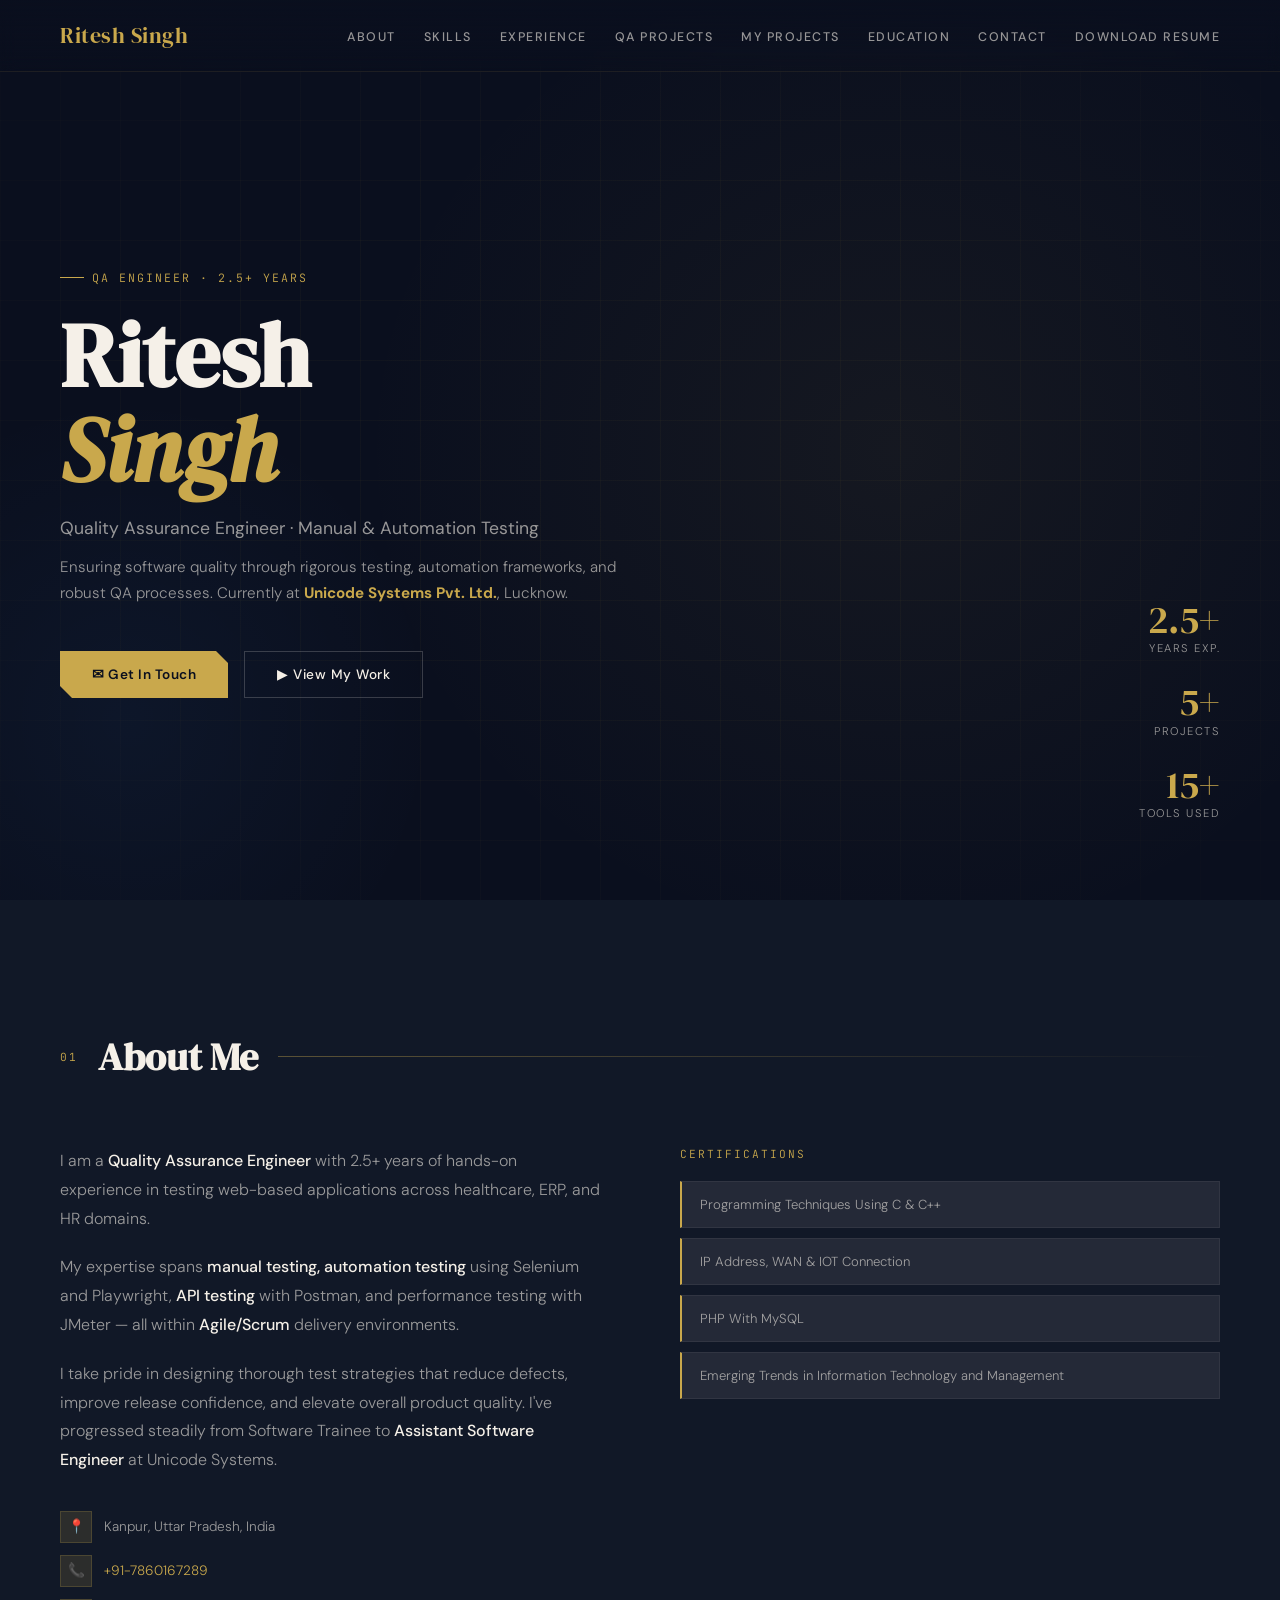
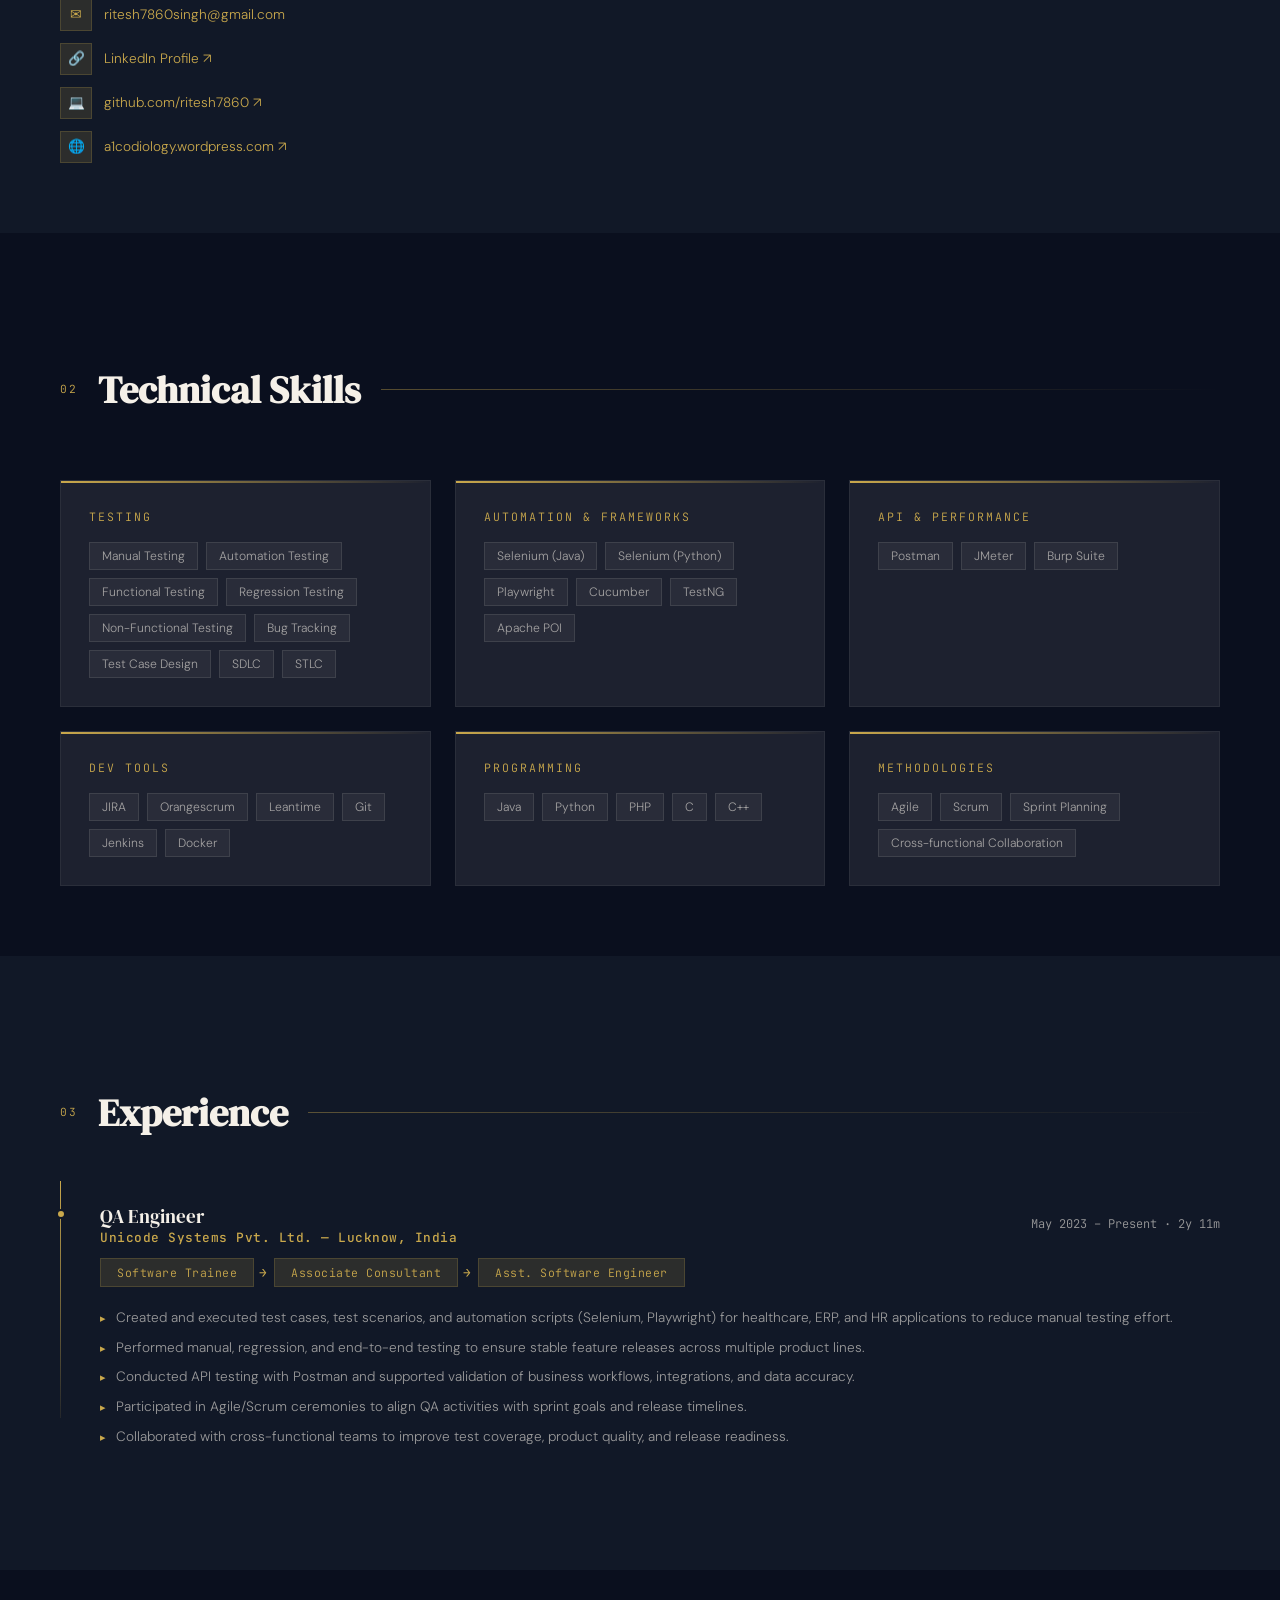
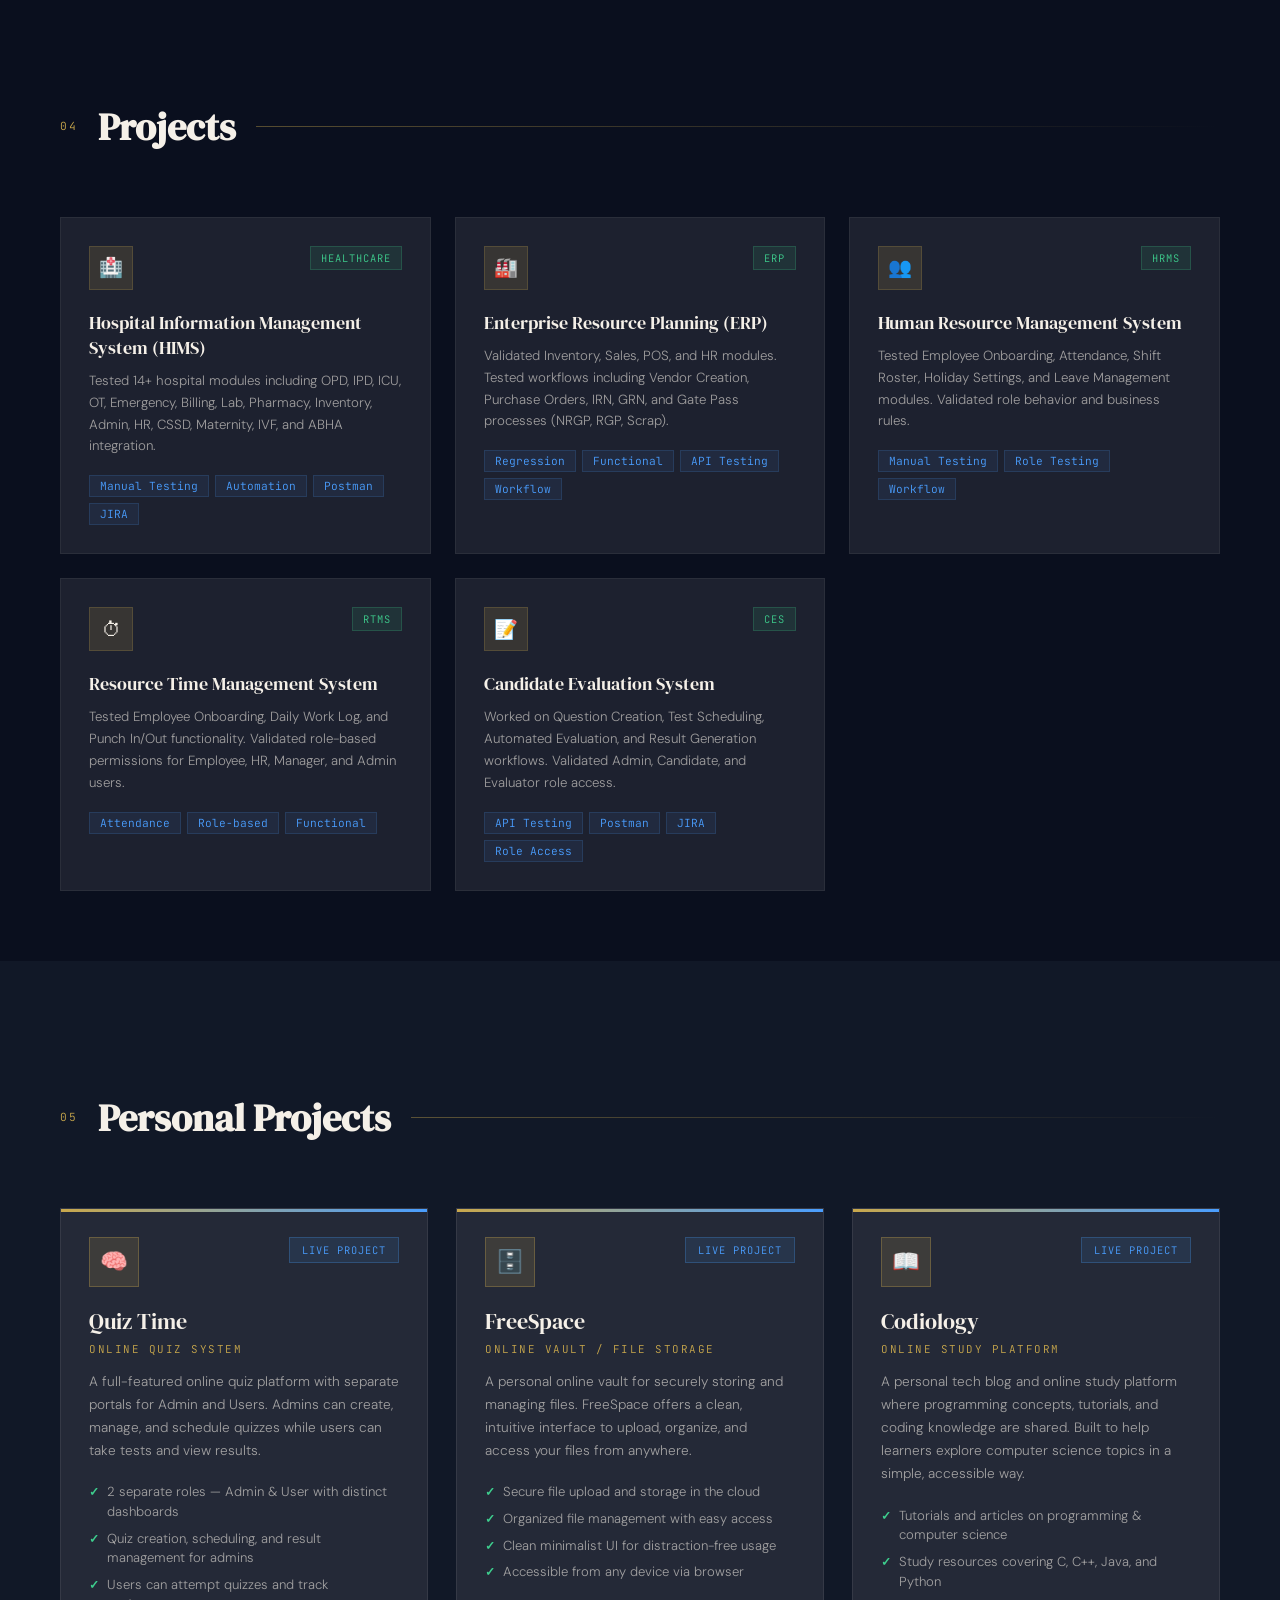
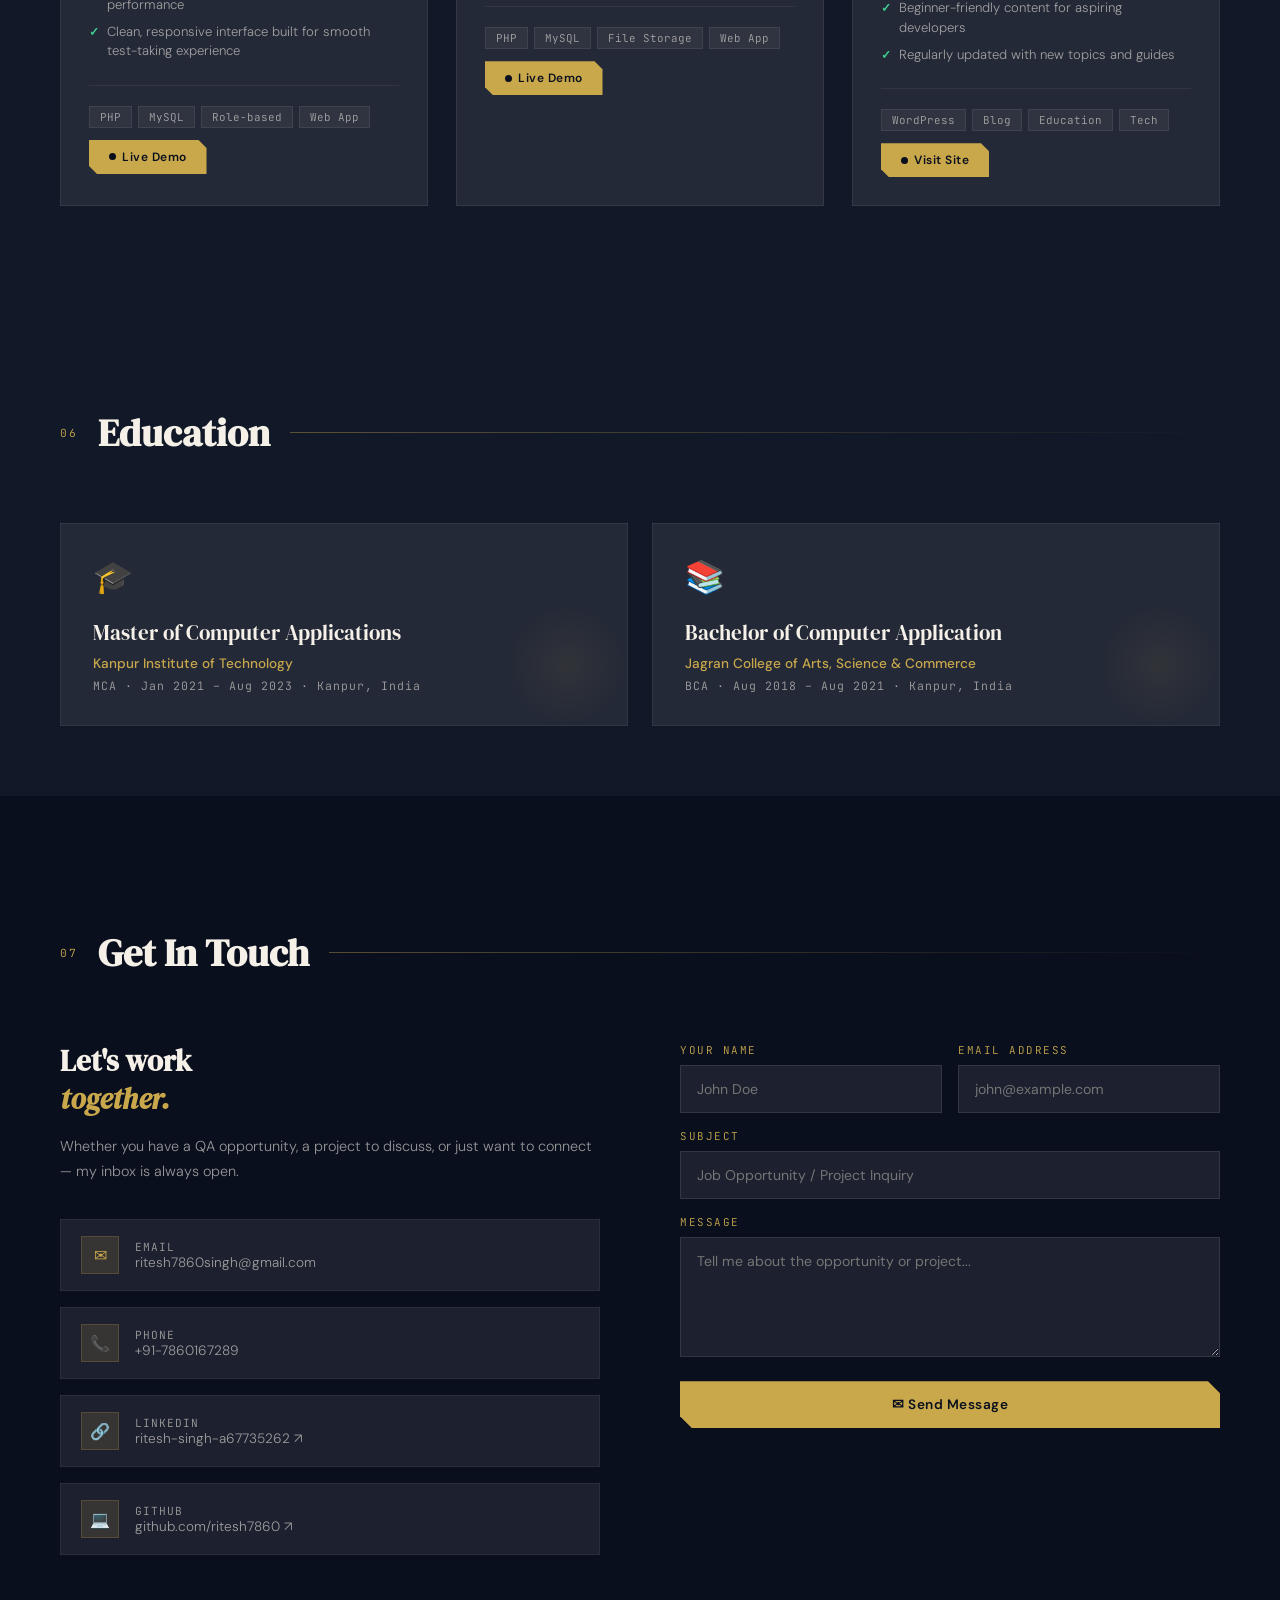
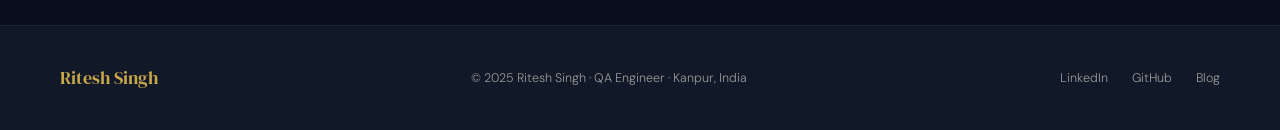
<file: Porfolio.html>
<!DOCTYPE html>
<html lang="en">
<head>
<meta charset="UTF-8">
<meta name="viewport" content="width=device-width, initial-scale=1.0">
<title>Ritesh Singh | QA Engineer</title>
<link href="https://fonts.googleapis.com/css2?family=DM+Serif+Display:ital@0;1&family=DM+Sans:wght@300;400;500;600&family=JetBrains+Mono:wght@400;500&display=swap" rel="stylesheet">
<style>
  :root {
    --navy: #0a0f1e;
    --navy-light: #111827;
    --slate: #1e2a3a;
    --gold: #c9a84c;
    --gold-light: #e8c87a;
    --gold-dim: rgba(201,168,76,0.15);
    --white: #f5f0e8;
    --white-dim: rgba(245,240,232,0.6);
    --white-faint: rgba(245,240,232,0.08);
    --accent: #4a9eff;
    --green: #3ecf8e;
  }
  * { margin: 0; padding: 0; box-sizing: border-box; }
  html { scroll-behavior: smooth; }

  body {
    background: var(--navy);
    color: var(--white);
    font-family: 'DM Sans', sans-serif;
    font-weight: 300;
    overflow-x: hidden;
  }

  /* ── SCROLLBAR ── */
  ::-webkit-scrollbar { width: 4px; }
  ::-webkit-scrollbar-track { background: var(--navy); }
  ::-webkit-scrollbar-thumb { background: var(--gold); border-radius: 2px; }

  /* ── NAV ── */
  nav {
    position: fixed; top: 0; width: 100%; z-index: 100;
    padding: 20px 60px;
    display: flex; justify-content: space-between; align-items: center;
    background: linear-gradient(to bottom, rgba(10,15,30,0.95) 0%, transparent 100%);
    backdrop-filter: blur(8px);
    border-bottom: 1px solid rgba(201,168,76,0.1);
  }
  .nav-logo {
    font-family: 'DM Serif Display', serif;
    font-size: 1.4rem;
    color: var(--gold);
    letter-spacing: 0.5px;
    text-decoration: none;
  }
  .nav-links { display: flex; gap: 28px; list-style: none; }
  .nav-links a {
    color: var(--white-dim);
    text-decoration: none;
    font-size: 0.78rem;
    font-weight: 500;
    letter-spacing: 1.5px;
    text-transform: uppercase;
    transition: color 0.3s;
  }
  .nav-links a:hover { color: var(--gold); }

  /* ── HERO ── */
  #hero {
    min-height: 100vh;
    display: flex; align-items: center;
    padding: 120px 60px 60px;
    position: relative;
    overflow: hidden;
  }
  .hero-bg {
    position: absolute; inset: 0; z-index: 0;
    background:
      radial-gradient(ellipse 60% 80% at 70% 50%, rgba(201,168,76,0.06) 0%, transparent 70%),
      radial-gradient(ellipse 40% 60% at 10% 80%, rgba(74,158,255,0.05) 0%, transparent 60%);
  }
  .hero-grid {
    position: absolute; inset: 0; z-index: 0;
    background-image:
      linear-gradient(rgba(201,168,76,0.04) 1px, transparent 1px),
      linear-gradient(90deg, rgba(201,168,76,0.04) 1px, transparent 1px);
    background-size: 60px 60px;
    mask-image: radial-gradient(ellipse 80% 80% at center, black 40%, transparent 100%);
  }
  .hero-content { position: relative; z-index: 1; max-width: 800px; }
  .hero-tag {
    display: inline-flex; align-items: center; gap: 8px;
    font-family: 'JetBrains Mono', monospace;
    font-size: 0.72rem;
    color: var(--gold);
    letter-spacing: 2px;
    text-transform: uppercase;
    margin-bottom: 24px;
    opacity: 0; animation: fadeUp 0.8s 0.2s forwards;
  }
  .hero-tag::before {
    content: ''; display: block;
    width: 24px; height: 1px; background: var(--gold);
  }
  .hero-name {
    font-family: 'DM Serif Display', serif;
    font-size: clamp(3rem, 7vw, 6rem);
    line-height: 1.05;
    color: var(--white);
    opacity: 0; animation: fadeUp 0.8s 0.4s forwards;
  }
  .hero-name span { color: var(--gold); font-style: italic; }
  .hero-role {
    margin-top: 20px;
    font-size: 1.1rem;
    color: var(--white-dim);
    font-weight: 400;
    opacity: 0; animation: fadeUp 0.8s 0.6s forwards;
  }
  .hero-desc {
    margin-top: 16px;
    font-size: 0.95rem;
    color: var(--white-dim);
    line-height: 1.7;
    max-width: 560px;
    opacity: 0; animation: fadeUp 0.8s 0.7s forwards;
  }
  .hero-cta {
    margin-top: 44px;
    display: flex; gap: 16px; flex-wrap: wrap;
    opacity: 0; animation: fadeUp 0.8s 0.9s forwards;
  }
  .btn-primary {
    display: inline-flex; align-items: center; gap: 8px;
    padding: 14px 32px;
    background: var(--gold);
    color: var(--navy);
    font-weight: 600;
    font-size: 0.85rem;
    letter-spacing: 0.5px;
    border: none; cursor: pointer;
    text-decoration: none;
    transition: all 0.3s;
    clip-path: polygon(0 0, calc(100% - 12px) 0, 100% 12px, 100% 100%, 12px 100%, 0 calc(100% - 12px));
  }
  .btn-primary:hover { background: var(--gold-light); transform: translateY(-2px); }
  .btn-outline {
    display: inline-flex; align-items: center; gap: 8px;
    padding: 14px 32px;
    background: transparent;
    color: var(--white);
    font-weight: 500;
    font-size: 0.85rem;
    letter-spacing: 0.5px;
    border: 1px solid rgba(245,240,232,0.2);
    cursor: pointer;
    text-decoration: none;
    transition: all 0.3s;
  }
  .btn-outline:hover { border-color: var(--gold); color: var(--gold); transform: translateY(-2px); }

  .hero-stats {
    position: absolute; right: 60px; bottom: 80px;
    display: flex; flex-direction: column; gap: 28px;
    opacity: 0; animation: fadeIn 1s 1.2s forwards;
  }
  .stat-item { text-align: right; }
  .stat-num {
    font-family: 'DM Serif Display', serif;
    font-size: 2.4rem;
    color: var(--gold);
    line-height: 1;
  }
  .stat-label {
    font-size: 0.7rem;
    color: var(--white-dim);
    letter-spacing: 1.5px;
    text-transform: uppercase;
    margin-top: 2px;
  }

  /* ── SECTIONS ── */
  section {
    padding: 100px 60px;
    position: relative;
  }
  .section-header {
    display: flex; align-items: center; gap: 20px;
    margin-bottom: 64px;
  }
  .section-num {
    font-family: 'JetBrains Mono', monospace;
    font-size: 0.7rem;
    color: var(--gold);
    letter-spacing: 2px;
  }
  .section-title {
    font-family: 'DM Serif Display', serif;
    font-size: clamp(1.8rem, 3vw, 2.6rem);
    color: var(--white);
  }
  .section-line {
    flex: 1; height: 1px;
    background: linear-gradient(to right, rgba(201,168,76,0.4), transparent);
  }

  /* ── ABOUT ── */
  #about { background: var(--navy-light); }
  .about-grid {
    display: grid; grid-template-columns: 1fr 1fr;
    gap: 80px; align-items: start;
  }
  .about-text p {
    font-size: 1rem;
    line-height: 1.8;
    color: var(--white-dim);
    margin-bottom: 20px;
  }
  .about-text p strong { color: var(--white); font-weight: 500; }
  .about-contact {
    margin-top: 36px;
    display: flex; flex-direction: column; gap: 12px;
  }
  .contact-item {
    display: flex; align-items: center; gap: 12px;
    font-size: 0.85rem; color: var(--white-dim);
  }
  .contact-item a { color: var(--gold); text-decoration: none; }
  .contact-item a:hover { text-decoration: underline; }
  .contact-icon {
    width: 32px; height: 32px;
    background: var(--gold-dim);
    border: 1px solid rgba(201,168,76,0.2);
    display: flex; align-items: center; justify-content: center;
    font-size: 0.85rem;
    color: var(--gold); flex-shrink: 0;
  }
  .about-certs { }
  .cert-title {
    font-family: 'JetBrains Mono', monospace;
    font-size: 0.7rem;
    color: var(--gold);
    letter-spacing: 2px;
    text-transform: uppercase;
    margin-bottom: 20px;
  }
  .cert-list { display: flex; flex-direction: column; gap: 10px; }
  .cert-item {
    padding: 14px 18px;
    background: var(--white-faint);
    border: 1px solid rgba(245,240,232,0.06);
    border-left: 2px solid var(--gold);
    font-size: 0.82rem;
    color: var(--white-dim);
    transition: all 0.3s;
  }
  .cert-item:hover { border-left-color: var(--gold-light); color: var(--white); background: rgba(201,168,76,0.07); }

  /* ── SKILLS ── */
  #skills { }
  .skills-grid {
    display: grid;
    grid-template-columns: repeat(auto-fit, minmax(280px, 1fr));
    gap: 24px;
  }
  .skill-card {
    padding: 28px;
    background: var(--white-faint);
    border: 1px solid rgba(245,240,232,0.06);
    position: relative; overflow: hidden;
    transition: all 0.3s;
  }
  .skill-card::before {
    content: '';
    position: absolute; top: 0; left: 0; right: 0;
    height: 2px;
    background: linear-gradient(to right, var(--gold), transparent);
  }
  .skill-card:hover {
    border-color: rgba(201,168,76,0.3);
    transform: translateY(-4px);
    background: rgba(201,168,76,0.06);
  }
  .skill-card-title {
    font-family: 'JetBrains Mono', monospace;
    font-size: 0.72rem;
    color: var(--gold);
    letter-spacing: 2px;
    text-transform: uppercase;
    margin-bottom: 18px;
  }
  .skill-tags { display: flex; flex-wrap: wrap; gap: 8px; }
  .skill-tag {
    padding: 5px 12px;
    background: rgba(245,240,232,0.05);
    border: 1px solid rgba(245,240,232,0.1);
    font-size: 0.76rem;
    color: var(--white-dim);
    transition: all 0.2s;
  }
  .skill-tag:hover { background: var(--gold-dim); border-color: var(--gold); color: var(--white); }

  /* ── EXPERIENCE ── */
  #experience { background: var(--navy-light); }
  .timeline { position: relative; padding-left: 40px; }
  .timeline::before {
    content: ''; position: absolute;
    left: 0; top: 8px; bottom: 0;
    width: 1px;
    background: linear-gradient(to bottom, var(--gold), rgba(201,168,76,0.1));
  }
  .timeline-item {
    position: relative; margin-bottom: 52px;
  }
  .timeline-dot {
    position: absolute; left: -44px; top: 6px;
    width: 10px; height: 10px;
    background: var(--gold);
    border: 2px solid var(--navy-light);
    border-radius: 50%;
  }
  .timeline-meta {
    display: flex; align-items: center; gap: 14px;
    margin-bottom: 12px; flex-wrap: wrap;
  }
  .timeline-role {
    font-family: 'DM Serif Display', serif;
    font-size: 1.2rem;
    color: var(--white);
  }
  .timeline-company {
    font-size: 0.8rem;
    color: var(--gold);
    font-weight: 500;
    font-family: 'JetBrains Mono', monospace;
    letter-spacing: 0.5px;
  }
  .timeline-period {
    font-size: 0.75rem;
    color: var(--white-dim);
    font-family: 'JetBrains Mono', monospace;
    margin-left: auto;
  }
  .timeline-desc {
    font-size: 0.88rem;
    color: var(--white-dim);
    line-height: 1.7;
    margin-bottom: 14px;
  }
  .timeline-points { list-style: none; display: flex; flex-direction: column; gap: 8px; }
  .timeline-points li {
    display: flex; gap: 10px;
    font-size: 0.85rem;
    color: var(--white-dim);
    line-height: 1.6;
  }
  .timeline-points li::before {
    content: '▸'; color: var(--gold); flex-shrink: 0; font-size: 0.7rem; margin-top: 3px;
  }
  .progression-badges {
    display: flex; gap: 0; margin-bottom: 20px; flex-wrap: wrap;
  }
  .prog-badge {
    padding: 6px 16px;
    background: var(--gold-dim);
    border: 1px solid rgba(201,168,76,0.2);
    font-size: 0.72rem;
    color: var(--gold);
    font-family: 'JetBrains Mono', monospace;
    letter-spacing: 0.5px;
    position: relative;
  }
  .prog-badge:not(:last-child)::after {
    content: '→';
    position: absolute; right: -14px; top: 50%;
    transform: translateY(-50%);
    color: var(--gold); font-size: 0.8rem; z-index: 1;
  }
  .prog-badge:not(:first-child) { margin-left: 20px; }

  /* ── PROJECTS ── */
  #projects { }
  .projects-grid {
    display: grid;
    grid-template-columns: repeat(auto-fit, minmax(340px, 1fr));
    gap: 24px;
  }
  .project-card {
    background: var(--white-faint);
    border: 1px solid rgba(245,240,232,0.06);
    overflow: hidden;
    transition: all 0.3s;
    position: relative;
  }
  .project-card::after {
    content: '';
    position: absolute; inset: 0;
    background: linear-gradient(135deg, rgba(201,168,76,0.05) 0%, transparent 60%);
    opacity: 0; transition: opacity 0.3s;
  }
  .project-card:hover { border-color: rgba(201,168,76,0.3); transform: translateY(-6px); }
  .project-card:hover::after { opacity: 1; }
  .project-header {
    padding: 28px 28px 0;
    display: flex; justify-content: space-between; align-items: flex-start;
  }
  .project-icon {
    width: 44px; height: 44px;
    background: var(--gold-dim);
    border: 1px solid rgba(201,168,76,0.2);
    display: flex; align-items: center; justify-content: center;
    font-size: 1.2rem;
  }
  .project-badge {
    font-family: 'JetBrains Mono', monospace;
    font-size: 0.65rem;
    padding: 4px 10px;
    background: rgba(62,207,142,0.1);
    border: 1px solid rgba(62,207,142,0.2);
    color: var(--green);
    letter-spacing: 1px;
    text-transform: uppercase;
  }
  .project-body { padding: 20px 28px 28px; }
  .project-name {
    font-family: 'DM Serif Display', serif;
    font-size: 1.15rem;
    color: var(--white);
    margin-bottom: 10px;
  }
  .project-desc {
    font-size: 0.83rem;
    color: var(--white-dim);
    line-height: 1.65;
    margin-bottom: 18px;
  }
  .project-tags { display: flex; flex-wrap: wrap; gap: 6px; }
  .project-tag {
    padding: 3px 10px;
    background: rgba(74,158,255,0.08);
    border: 1px solid rgba(74,158,255,0.15);
    font-size: 0.7rem;
    color: var(--accent);
    font-family: 'JetBrains Mono', monospace;
  }

  /* ── EDUCATION ── */
  #education { background: var(--navy-light); }
  .edu-grid { display: grid; grid-template-columns: 1fr 1fr; gap: 24px; }
  .edu-card {
    padding: 32px;
    background: var(--white-faint);
    border: 1px solid rgba(245,240,232,0.06);
    position: relative; overflow: hidden;
    transition: all 0.3s;
  }
  .edu-card::before {
    content: '';
    position: absolute; bottom: 0; right: 0;
    width: 120px; height: 120px;
    background: radial-gradient(circle, rgba(201,168,76,0.08) 0%, transparent 70%);
  }
  .edu-card:hover { border-color: rgba(201,168,76,0.25); }
  .edu-degree {
    font-family: 'DM Serif Display', serif;
    font-size: 1.3rem;
    color: var(--white);
    margin-bottom: 8px;
  }
  .edu-school {
    font-size: 0.85rem;
    color: var(--gold);
    font-weight: 500;
    margin-bottom: 6px;
  }
  .edu-period {
    font-family: 'JetBrains Mono', monospace;
    font-size: 0.72rem;
    color: var(--white-dim);
    letter-spacing: 1px;
  }
  .edu-icon {
    font-size: 2rem;
    margin-bottom: 20px;
    display: block;
  }

  /* ── CONTACT ── */
  #contact { }
  .contact-grid {
    display: grid; grid-template-columns: 1fr 1fr;
    gap: 80px; align-items: start;
  }
  .contact-info h3 {
    font-family: 'DM Serif Display', serif;
    font-size: 1.8rem;
    color: var(--white);
    margin-bottom: 16px;
    line-height: 1.3;
  }
  .contact-info p {
    font-size: 0.9rem;
    color: var(--white-dim);
    line-height: 1.7;
    margin-bottom: 36px;
  }
  .contact-links { display: flex; flex-direction: column; gap: 16px; }
  .contact-link {
    display: flex; align-items: center; gap: 16px;
    padding: 16px 20px;
    background: var(--white-faint);
    border: 1px solid rgba(245,240,232,0.06);
    text-decoration: none; color: var(--white-dim);
    transition: all 0.3s;
  }
  .contact-link:hover { border-color: rgba(201,168,76,0.3); color: var(--white); background: rgba(201,168,76,0.06); }
  .contact-link-icon {
    width: 38px; height: 38px; flex-shrink: 0;
    background: var(--gold-dim);
    border: 1px solid rgba(201,168,76,0.2);
    display: flex; align-items: center; justify-content: center;
    color: var(--gold); font-size: 1rem;
  }
  .contact-link-text { font-size: 0.85rem; }
  .contact-link-label { font-size: 0.7rem; color: var(--white-dim); font-family: 'JetBrains Mono', monospace; letter-spacing: 1px; text-transform: uppercase; }

  /* FORM */
  .contact-form { display: flex; flex-direction: column; gap: 16px; }
  .form-group { display: flex; flex-direction: column; gap: 8px; }
  .form-label {
    font-family: 'JetBrains Mono', monospace;
    font-size: 0.68rem;
    color: var(--gold);
    letter-spacing: 1.5px;
    text-transform: uppercase;
  }
  .form-input, .form-textarea {
    background: var(--white-faint);
    border: 1px solid rgba(245,240,232,0.1);
    padding: 14px 16px;
    color: var(--white);
    font-family: 'DM Sans', sans-serif;
    font-size: 0.88rem;
    outline: none;
    transition: border 0.3s;
  }
  .form-input:focus, .form-textarea:focus {
    border-color: rgba(201,168,76,0.5);
  }
  .form-textarea { resize: vertical; min-height: 120px; }
  .form-row { display: grid; grid-template-columns: 1fr 1fr; gap: 16px; }
  .form-submit {
    display: inline-flex; align-items: center; justify-content: center; gap: 8px;
    padding: 15px 32px;
    background: var(--gold);
    color: var(--navy);
    font-weight: 600; font-size: 0.85rem;
    border: none; cursor: pointer;
    font-family: 'DM Sans', sans-serif;
    letter-spacing: 0.5px;
    transition: all 0.3s;
    clip-path: polygon(0 0, calc(100% - 12px) 0, 100% 12px, 100% 100%, 12px 100%, 0 calc(100% - 12px));
    margin-top: 8px;
  }
  .form-submit:hover { background: var(--gold-light); transform: translateY(-2px); }

  /* ── PERSONAL PROJECTS ── */
  #personal-projects { background: var(--navy-light); }
  .personal-projects-grid {
    display: grid;
    grid-template-columns: repeat(auto-fit, minmax(360px, 1fr));
    gap: 28px;
  }
  .personal-project-card {
    background: var(--white-faint);
    border: 1px solid rgba(245,240,232,0.08);
    overflow: hidden;
    transition: all 0.35s;
    position: relative;
  }
  .personal-project-card::before {
    content: '';
    position: absolute; top: 0; left: 0; right: 0;
    height: 3px;
    background: linear-gradient(to right, var(--gold), var(--accent));
  }
  .personal-project-card:hover {
    border-color: rgba(201,168,76,0.4);
    transform: translateY(-6px);
    box-shadow: 0 20px 60px rgba(0,0,0,0.4);
  }
  .pp-header {
    padding: 28px 28px 0;
    display: flex; justify-content: space-between; align-items: flex-start;
  }
  .pp-icon-wrap {
    display: flex; align-items: center; gap: 14px;
  }
  .pp-icon {
    width: 50px; height: 50px;
    background: var(--gold-dim);
    border: 1px solid rgba(201,168,76,0.3);
    display: flex; align-items: center; justify-content: center;
    font-size: 1.4rem;
  }
  .pp-type {
    font-family: 'JetBrains Mono', monospace;
    font-size: 0.65rem;
    padding: 5px 12px;
    background: rgba(74,158,255,0.1);
    border: 1px solid rgba(74,158,255,0.25);
    color: var(--accent);
    letter-spacing: 1px;
    text-transform: uppercase;
    align-self: flex-start;
  }
  .pp-body { padding: 20px 28px 28px; }
  .pp-name {
    font-family: 'DM Serif Display', serif;
    font-size: 1.35rem;
    color: var(--white);
    margin-bottom: 6px;
  }
  .pp-subtitle {
    font-family: 'JetBrains Mono', monospace;
    font-size: 0.68rem;
    color: var(--gold);
    letter-spacing: 1.5px;
    text-transform: uppercase;
    margin-bottom: 14px;
  }
  .pp-desc {
    font-size: 0.85rem;
    color: var(--white-dim);
    line-height: 1.7;
    margin-bottom: 20px;
  }
  .pp-features {
    list-style: none;
    display: flex; flex-direction: column; gap: 7px;
    margin-bottom: 24px;
  }
  .pp-features li {
    display: flex; align-items: flex-start; gap: 8px;
    font-size: 0.82rem;
    color: var(--white-dim);
    line-height: 1.5;
  }
  .pp-features li::before {
    content: '✓';
    color: var(--green);
    font-weight: 600;
    font-size: 0.75rem;
    flex-shrink: 0;
    margin-top: 1px;
  }
  .pp-footer {
    display: flex; align-items: center; justify-content: space-between;
    padding-top: 20px;
    border-top: 1px solid rgba(245,240,232,0.06);
    flex-wrap: wrap; gap: 12px;
  }
  .pp-tags { display: flex; flex-wrap: wrap; gap: 6px; }
  .pp-tag {
    padding: 3px 10px;
    background: rgba(245,240,232,0.05);
    border: 1px solid rgba(245,240,232,0.08);
    font-size: 0.68rem;
    color: var(--white-dim);
    font-family: 'JetBrains Mono', monospace;
  }
  .pp-live-btn {
    display: inline-flex; align-items: center; gap: 6px;
    padding: 9px 20px;
    background: var(--gold);
    color: var(--navy);
    font-weight: 600;
    font-size: 0.75rem;
    letter-spacing: 0.5px;
    text-decoration: none;
    transition: all 0.3s;
    white-space: nowrap;
    clip-path: polygon(0 0, calc(100% - 8px) 0, 100% 8px, 100% 100%, 8px 100%, 0 calc(100% - 8px));
  }
  .pp-live-btn:hover { background: var(--gold-light); transform: translateY(-2px); }
  .pp-live-dot {
    width: 7px; height: 7px;
    background: var(--navy);
    border-radius: 50%;
    animation: pulse-dot 1.5s infinite;
  }
  @keyframes pulse-dot {
    0%, 100% { opacity: 1; transform: scale(1); }
    50% { opacity: 0.5; transform: scale(0.8); }
  }

  /* ── FOOTER ── */
  footer {
    padding: 40px 60px;
    border-top: 1px solid rgba(245,240,232,0.06);
    display: flex; justify-content: space-between; align-items: center;
    background: var(--navy-light);
  }
  .footer-logo {
    font-family: 'DM Serif Display', serif;
    font-size: 1.1rem; color: var(--gold);
  }
  .footer-text { font-size: 0.78rem; color: var(--white-dim); }
  .footer-links { display: flex; gap: 24px; }
  .footer-links a {
    font-size: 0.78rem; color: var(--white-dim);
    text-decoration: none; transition: color 0.3s;
  }
  .footer-links a:hover { color: var(--gold); }

  /* ── ANIMATIONS ── */
  @keyframes fadeUp {
    from { opacity: 0; transform: translateY(24px); }
    to { opacity: 1; transform: translateY(0); }
  }
  @keyframes fadeIn {
    from { opacity: 0; } to { opacity: 1; }
  }
  .reveal {
    transform: translateY(30px);
    transition: opacity 0.7s ease, transform 0.7s ease;
  }
  .reveal.visible { opacity: 1; transform: translateY(0); }

  /* ── RESPONSIVE ── */
  @media (max-width: 900px) {
    nav { padding: 18px 24px; }
    .nav-links { display: none; }
    #hero { padding: 100px 24px 200px; }
    .hero-stats { right: 24px; bottom: 40px; flex-direction: row; gap: 28px; }
    section { padding: 70px 24px; }
    .about-grid, .edu-grid, .contact-grid { grid-template-columns: 1fr; gap: 40px; }
    footer { flex-direction: column; gap: 16px; text-align: center; padding: 32px 24px; }
    .form-row { grid-template-columns: 1fr; }
    .progression-badges { gap: 8px; }
    .prog-badge:not(:first-child) { margin-left: 0; }
    .prog-badge:not(:last-child)::after { display: none; }
  }
</style>
</head>
<body>

<!-- NAV -->
<nav>
  <div><a class="nav-logo" href="#hero">Ritesh Singh</a></div>
  <ul class="nav-links">
    <li><a href="#about">About</a></li>
    <li><a href="#skills">Skills</a></li>
    <li><a href="#experience">Experience</a></li>
    <li><a href="#projects">QA Projects</a></li>
    <li><a href="#personal-projects">My Projects</a></li>
    <li><a href="#education">Education</a></li>
    <li><a href="#contact">Contact</a></li>
    <li><a href="./ritesh_resume_improved.pdf" download=>Download Resume</a></li>
  </ul>
</nav>

<!-- HERO -->
<section id="hero">
  <div class="hero-bg"></div>
  <div class="hero-grid"></div>
  <div class="hero-content">
    <div class="hero-tag">QA Engineer · 2.5+ Years</div>
    <h1 class="hero-name">Ritesh<br><span>Singh</span></h1>
    <p class="hero-role">Quality Assurance Engineer · Manual & Automation Testing</p>
    <p class="hero-desc">
      Ensuring software quality through rigorous testing, automation frameworks, and robust QA processes.
      Currently at <strong style="color:var(--gold)">Unicode Systems Pvt. Ltd.</strong>, Lucknow.
    </p>
    <div class="hero-cta">
      <a href="#contact" class="btn-primary">&#9993; Get In Touch</a>
      <a href="#projects" class="btn-outline">&#9654; View My Work</a>
    </div>
  </div>
  <div class="hero-stats">
    <div class="stat-item">
      <div class="stat-num">2.5+</div>
      <div class="stat-label">Years Exp.</div>
    </div>
    <div class="stat-item">
      <div class="stat-num">5+</div>
      <div class="stat-label">Projects</div>
    </div>
    <div class="stat-item">
      <div class="stat-num">15+</div>
      <div class="stat-label">Tools Used</div>
    </div>
  </div>
</section>

<!-- ABOUT -->
<section id="about">
  <div class="section-header reveal">
    <span class="section-num">01</span>
    <h2 class="section-title">About Me</h2>
    <div class="section-line"></div>
  </div>
  <div class="about-grid">
    <div class="about-text reveal">
      <p>
        I am a <strong>Quality Assurance Engineer</strong> with 2.5+ years of hands-on experience in testing web-based applications across healthcare, ERP, and HR domains.
      </p>
      <p>
        My expertise spans <strong>manual testing, automation testing</strong> using Selenium and Playwright, <strong>API testing</strong> with Postman, and performance testing with JMeter — all within <strong>Agile/Scrum</strong> delivery environments.
      </p>
      <p>
        I take pride in designing thorough test strategies that reduce defects, improve release confidence, and elevate overall product quality. I've progressed steadily from Software Trainee to <strong>Assistant Software Engineer</strong> at Unicode Systems.
      </p>
      <div class="about-contact">
        <div class="contact-item"><span class="contact-icon">📍</span> Kanpur, Uttar Pradesh, India</div>
        <div class="contact-item"><span class="contact-icon">📞</span> <a href="tel:+917860167289">+91-7860167289</a></div>
        <div class="contact-item"><span class="contact-icon">✉</span> <a href="mailto:ritesh7860singh@gmail.com">ritesh7860singh@gmail.com</a></div>
        <div class="contact-item"><span class="contact-icon">🔗</span> <a href="https://www.linkedin.com/in/ritesh-singh-a67735262/" target="_blank" rel="noopener">LinkedIn Profile ↗</a></div>
        <div class="contact-item"><span class="contact-icon">💻</span> <a href="https://github.com/ritesh7860" target="_blank" rel="noopener">github.com/ritesh7860 ↗</a></div>
        <div class="contact-item"><span class="contact-icon">🌐</span> <a href="https://a1codiology.wordpress.com" target="_blank" rel="noopener">a1codiology.wordpress.com ↗</a></div>
      </div>
    </div>
    <div class="about-certs reveal">
      <div class="cert-title">Certifications</div>
      <div class="cert-list">
        <div class="cert-item">Programming Techniques Using C &amp; C++</div>
        <div class="cert-item">IP Address, WAN &amp; IOT Connection</div>
        <div class="cert-item">PHP With MySQL</div>
        <div class="cert-item">Emerging Trends in Information Technology and Management</div>
      </div>
    </div>
  </div>
</section>

<!-- SKILLS -->
<section id="skills">
  <div class="section-header reveal">
    <span class="section-num">02</span>
    <h2 class="section-title">Technical Skills</h2>
    <div class="section-line"></div>
  </div>
  <div class="skills-grid">
    <div class="skill-card reveal">
      <div class="skill-card-title">Testing</div>
      <div class="skill-tags">
        <span class="skill-tag">Manual Testing</span>
        <span class="skill-tag">Automation Testing</span>
        <span class="skill-tag">Functional Testing</span>
        <span class="skill-tag">Regression Testing</span>
        <span class="skill-tag">Non-Functional Testing</span>
        <span class="skill-tag">Bug Tracking</span>
        <span class="skill-tag">Test Case Design</span>
        <span class="skill-tag">SDLC</span>
        <span class="skill-tag">STLC</span>
      </div>
    </div>
    <div class="skill-card reveal">
      <div class="skill-card-title">Automation & Frameworks</div>
      <div class="skill-tags">
        <span class="skill-tag">Selenium (Java)</span>
        <span class="skill-tag">Selenium (Python)</span>
        <span class="skill-tag">Playwright</span>
        <span class="skill-tag">Cucumber</span>
        <span class="skill-tag">TestNG</span>
        <span class="skill-tag">Apache POI</span>
      </div>
    </div>
    <div class="skill-card reveal">
      <div class="skill-card-title">API & Performance</div>
      <div class="skill-tags">
        <span class="skill-tag">Postman</span>
        <span class="skill-tag">JMeter</span>
        <span class="skill-tag">Burp Suite</span>
      </div>
    </div>
    <div class="skill-card reveal">
      <div class="skill-card-title">Dev Tools</div>
      <div class="skill-tags">
        <span class="skill-tag">JIRA</span>
        <span class="skill-tag">Orangescrum</span>
        <span class="skill-tag">Leantime</span>
        <span class="skill-tag">Git</span>
        <span class="skill-tag">Jenkins</span>
        <span class="skill-tag">Docker</span>
      </div>
    </div>
    <div class="skill-card reveal">
      <div class="skill-card-title">Programming</div>
      <div class="skill-tags">
        <span class="skill-tag">Java</span>
        <span class="skill-tag">Python</span>
        <span class="skill-tag">PHP</span>
        <span class="skill-tag">C</span>
        <span class="skill-tag">C++</span>
      </div>
    </div>
    <div class="skill-card reveal">
      <div class="skill-card-title">Methodologies</div>
      <div class="skill-tags">
        <span class="skill-tag">Agile</span>
        <span class="skill-tag">Scrum</span>
        <span class="skill-tag">Sprint Planning</span>
        <span class="skill-tag">Cross-functional Collaboration</span>
      </div>
    </div>
  </div>
</section>

<!-- EXPERIENCE -->
<section id="experience">
  <div class="section-header reveal">
    <span class="section-num">03</span>
    <h2 class="section-title">Experience</h2>
    <div class="section-line"></div>
  </div>
  <div class="timeline">
    <div class="timeline-item reveal">
      <div class="timeline-dot"></div>
      <div class="timeline-meta">
        <div>
          <div class="timeline-role">QA Engineer</div>
          <div class="timeline-company">Unicode Systems Pvt. Ltd. — Lucknow, India</div>
        </div>
        <div class="timeline-period">May 2023 – Present · 2y 11m</div>
      </div>
      <div class="progression-badges">
        <span class="prog-badge">Software Trainee</span>
        <span class="prog-badge">Associate Consultant</span>
        <span class="prog-badge">Asst. Software Engineer</span>
      </div>
      <ul class="timeline-points">
        <li>Created and executed test cases, test scenarios, and automation scripts (Selenium, Playwright) for healthcare, ERP, and HR applications to reduce manual testing effort.</li>
        <li>Performed manual, regression, and end-to-end testing to ensure stable feature releases across multiple product lines.</li>
        <li>Conducted API testing with Postman and supported validation of business workflows, integrations, and data accuracy.</li>
        <li>Participated in Agile/Scrum ceremonies to align QA activities with sprint goals and release timelines.</li>
        <li>Collaborated with cross-functional teams to improve test coverage, product quality, and release readiness.</li>
      </ul>
    </div>
  </div>
</section>

<!-- PROJECTS -->
<section id="projects">
  <div class="section-header reveal">
    <span class="section-num">04</span>
    <h2 class="section-title">Projects</h2>
    <div class="section-line"></div>
  </div>
  <div class="projects-grid">
    <div class="project-card reveal">
      <div class="project-header">
        <div class="project-icon">🏥</div>
        <span class="project-badge">Healthcare</span>
      </div>
      <div class="project-body">
        <div class="project-name">Hospital Information Management System (HIMS)</div>
        <p class="project-desc">Tested 14+ hospital modules including OPD, IPD, ICU, OT, Emergency, Billing, Lab, Pharmacy, Inventory, Admin, HR, CSSD, Maternity, IVF, and ABHA integration.</p>
        <div class="project-tags">
          <span class="project-tag">Manual Testing</span>
          <span class="project-tag">Automation</span>
          <span class="project-tag">Postman</span>
          <span class="project-tag">JIRA</span>
        </div>
      </div>
    </div>
    <div class="project-card reveal">
      <div class="project-header">
        <div class="project-icon">🏭</div>
        <span class="project-badge">ERP</span>
      </div>
      <div class="project-body">
        <div class="project-name">Enterprise Resource Planning (ERP)</div>
        <p class="project-desc">Validated Inventory, Sales, POS, and HR modules. Tested workflows including Vendor Creation, Purchase Orders, IRN, GRN, and Gate Pass processes (NRGP, RGP, Scrap).</p>
        <div class="project-tags">
          <span class="project-tag">Regression</span>
          <span class="project-tag">Functional</span>
          <span class="project-tag">API Testing</span>
          <span class="project-tag">Workflow</span>
        </div>
      </div>
    </div>
    <div class="project-card reveal">
      <div class="project-header">
        <div class="project-icon">👥</div>
        <span class="project-badge">HRMS</span>
      </div>
      <div class="project-body">
        <div class="project-name">Human Resource Management System</div>
        <p class="project-desc">Tested Employee Onboarding, Attendance, Shift Roster, Holiday Settings, and Leave Management modules. Validated role behavior and business rules.</p>
        <div class="project-tags">
          <span class="project-tag">Manual Testing</span>
          <span class="project-tag">Role Testing</span>
          <span class="project-tag">Workflow</span>
        </div>
      </div>
    </div>
    <div class="project-card reveal">
      <div class="project-header">
        <div class="project-icon">⏱</div>
        <span class="project-badge">RTMS</span>
      </div>
      <div class="project-body">
        <div class="project-name">Resource Time Management System</div>
        <p class="project-desc">Tested Employee Onboarding, Daily Work Log, and Punch In/Out functionality. Validated role-based permissions for Employee, HR, Manager, and Admin users.</p>
        <div class="project-tags">
          <span class="project-tag">Attendance</span>
          <span class="project-tag">Role-based</span>
          <span class="project-tag">Functional</span>
        </div>
      </div>
    </div>
    <div class="project-card reveal">
      <div class="project-header">
        <div class="project-icon">📝</div>
        <span class="project-badge">CES</span>
      </div>
      <div class="project-body">
        <div class="project-name">Candidate Evaluation System</div>
        <p class="project-desc">Worked on Question Creation, Test Scheduling, Automated Evaluation, and Result Generation workflows. Validated Admin, Candidate, and Evaluator role access.</p>
        <div class="project-tags">
          <span class="project-tag">API Testing</span>
          <span class="project-tag">Postman</span>
          <span class="project-tag">JIRA</span>
          <span class="project-tag">Role Access</span>
        </div>
      </div>
    </div>
  </div>
</section>

<!-- PERSONAL PROJECTS -->
<section id="personal-projects">
  <div class="section-header reveal">
    <span class="section-num">05</span>
    <h2 class="section-title">Personal Projects</h2>
    <div class="section-line"></div>
  </div>
  <div class="personal-projects-grid">

    <!-- Quiz Time -->
    <div class="personal-project-card reveal">
      <div class="pp-header">
        <div class="pp-icon-wrap">
          <div class="pp-icon">🧠</div>
        </div>
        <span class="pp-type">Live Project</span>
      </div>
      <div class="pp-body">
        <div class="pp-name">Quiz Time</div>
        <div class="pp-subtitle">Online Quiz System</div>
        <p class="pp-desc">
          A full-featured online quiz platform with separate portals for Admin and Users. Admins can create, manage, and schedule quizzes while users can take tests and view results.
        </p>
        <ul class="pp-features">
          <li>2 separate roles — Admin &amp; User with distinct dashboards</li>
          <li>Quiz creation, scheduling, and result management for admins</li>
          <li>Users can attempt quizzes and track performance</li>
          <li>Clean, responsive interface built for smooth test-taking experience</li>
        </ul>
        <div class="pp-footer">
          <div class="pp-tags">
            <span class="pp-tag">PHP</span>
            <span class="pp-tag">MySQL</span>
            <span class="pp-tag">Role-based</span>
            <span class="pp-tag">Web App</span>
          </div>
          <a href="https://quiztime.liveblog365.com/" target="_blank" rel="noopener" class="pp-live-btn">
            <span class="pp-live-dot"></span> Live Demo
          </a>
        </div>
      </div>
    </div>

    <!-- FreeSpace -->
    <div class="personal-project-card reveal">
      <div class="pp-header">
        <div class="pp-icon-wrap">
          <div class="pp-icon">🗄️</div>
        </div>
        <span class="pp-type">Live Project</span>
      </div>
      <div class="pp-body">
        <div class="pp-name">FreeSpace</div>
        <div class="pp-subtitle">Online Vault / File Storage</div>
        <p class="pp-desc">
          A personal online vault for securely storing and managing files. FreeSpace offers a clean, intuitive interface to upload, organize, and access your files from anywhere.
        </p>
        <ul class="pp-features">
          <li>Secure file upload and storage in the cloud</li>
          <li>Organized file management with easy access</li>
          <li>Clean minimalist UI for distraction-free usage</li>
          <li>Accessible from any device via browser</li>
        </ul>
        <div class="pp-footer">
          <div class="pp-tags">
            <span class="pp-tag">PHP</span>
            <span class="pp-tag">MySQL</span>
            <span class="pp-tag">File Storage</span>
            <span class="pp-tag">Web App</span>
          </div>
          <a href="https://freespace.liveblog365.com/" target="_blank" rel="noopener" class="pp-live-btn">
            <span class="pp-live-dot"></span> Live Demo
          </a>
        </div>
      </div>
    </div>

    <!-- Codiology -->
    <div class="personal-project-card reveal">
      <div class="pp-header">
        <div class="pp-icon-wrap">
          <div class="pp-icon">📖</div>
        </div>
        <span class="pp-type">Live Project</span>
      </div>
      <div class="pp-body">
        <div class="pp-name">Codiology</div>
        <div class="pp-subtitle">Online Study Platform</div>
        <p class="pp-desc">
          A personal tech blog and online study platform where programming concepts, tutorials, and coding knowledge are shared. Built to help learners explore computer science topics in a simple, accessible way.
        </p>
        <ul class="pp-features">
          <li>Tutorials and articles on programming &amp; computer science</li>
          <li>Study resources covering C, C++, Java, and Python</li>
          <li>Beginner-friendly content for aspiring developers</li>
          <li>Regularly updated with new topics and guides</li>
        </ul>
        <div class="pp-footer">
          <div class="pp-tags">
            <span class="pp-tag">WordPress</span>
            <span class="pp-tag">Blog</span>
            <span class="pp-tag">Education</span>
            <span class="pp-tag">Tech</span>
          </div>
          <a href="https://a1codiology.wordpress.com/" target="_blank" rel="noopener" class="pp-live-btn">
            <span class="pp-live-dot"></span> Visit Site
          </a>
        </div>
      </div>
    </div>

  </div>
</section>

<!-- EDUCATION -->
<section id="education">
  <div class="section-header reveal">
    <span class="section-num">06</span>
    <h2 class="section-title">Education</h2>
    <div class="section-line"></div>
  </div>
  <div class="edu-grid">
    <div class="edu-card reveal">
      <span class="edu-icon">🎓</span>
      <div class="edu-degree">Master of Computer Applications</div>
      <div class="edu-school">Kanpur Institute of Technology</div>
      <div class="edu-period">MCA · Jan 2021 – Aug 2023 · Kanpur, India</div>
    </div>
    <div class="edu-card reveal">
      <span class="edu-icon">📚</span>
      <div class="edu-degree">Bachelor of Computer Application</div>
      <div class="edu-school">Jagran College of Arts, Science & Commerce</div>
      <div class="edu-period">BCA · Aug 2018 – Aug 2021 · Kanpur, India</div>
    </div>
  </div>
</section>

<!-- CONTACT -->
<section id="contact">
  <div class="section-header reveal">
    <span class="section-num">07</span>
    <h2 class="section-title">Get In Touch</h2>
    <div class="section-line"></div>
  </div>
  <div class="contact-grid">
    <div class="contact-info reveal">
      <h3>Let's work<br><em style="color:var(--gold);font-family:'DM Serif Display',serif;">together.</em></h3>
      <p>Whether you have a QA opportunity, a project to discuss, or just want to connect — my inbox is always open.</p>
      <div class="contact-links">
        <a href="mailto:ritesh7860singh@gmail.com" class="contact-link">
          <div class="contact-link-icon">✉</div>
          <div>
            <div class="contact-link-label">Email</div>
            <div class="contact-link-text">ritesh7860singh@gmail.com</div>
          </div>
        </a>
        <a href="tel:+917860167289" class="contact-link">
          <div class="contact-link-icon">📞</div>
          <div>
            <div class="contact-link-label">Phone</div>
            <div class="contact-link-text">+91-7860167289</div>
          </div>
        </a>
        <a href="https://www.linkedin.com/in/ritesh-singh-a67735262/" target="_blank" rel="noopener" class="contact-link">
          <div class="contact-link-icon">🔗</div>
          <div>
            <div class="contact-link-label">LinkedIn</div>
            <div class="contact-link-text">ritesh-singh-a67735262 ↗</div>
          </div>
        </a>
        <a href="https://github.com/ritesh7860" target="_blank" rel="noopener" class="contact-link">
          <div class="contact-link-icon">💻</div>
          <div>
            <div class="contact-link-label">GitHub</div>
            <div class="contact-link-text">github.com/ritesh7860 ↗</div>
          </div>
        </a>
      </div>
    </div>
    <div class="reveal">
      <div class="contact-form">
        <div class="form-row">
          <div class="form-group">
            <label class="form-label">Your Name</label>
            <input type="text" class="form-input" placeholder="John Doe">
          </div>
          <div class="form-group">
            <label class="form-label">Email Address</label>
            <input type="email" class="form-input" placeholder="john@example.com">
          </div>
        </div>
        <div class="form-group">
          <label class="form-label">Subject</label>
          <input type="text" class="form-input" placeholder="Job Opportunity / Project Inquiry">
        </div>
        <div class="form-group">
          <label class="form-label">Message</label>
          <textarea class="form-textarea" placeholder="Tell me about the opportunity or project..."></textarea>
        </div>
        <button class="form-submit" onclick="handleSubmit(this)">&#9993; Send Message</button>
      </div>
    </div>
  </div>
</section>

<!-- FOOTER -->
<footer>
  <div class="footer-logo">Ritesh Singh</div>
  <div class="footer-text">© 2025 Ritesh Singh · QA Engineer · Kanpur, India</div>
  <div class="footer-links">
    <a href="https://www.linkedin.com/in/ritesh-singh-a67735262/" target="_blank">LinkedIn</a>
    <a href="https://github.com/ritesh7860" target="_blank">GitHub</a>
    <a href="https://a1codiology.wordpress.com" target="_blank">Blog</a>
  </div>
</footer>

<script>
  // Scroll reveal
  const reveals = document.querySelectorAll('.reveal');
  const observer = new IntersectionObserver((entries) => {
    entries.forEach((entry, i) => {
      if (entry.isIntersecting) {
        setTimeout(() => entry.target.classList.add('visible'), i * 80);
      }
    });
  }, { threshold: 0.1 });
  reveals.forEach(el => observer.observe(el));

  // Nav highlight
  window.addEventListener('scroll', () => {
    const nav = document.querySelector('nav');
    nav.style.background = window.scrollY > 60
      ? 'rgba(10,15,30,0.97)'
      : 'linear-gradient(to bottom, rgba(10,15,30,0.95) 0%, transparent 100%)';
  });

  // Contact form
  function handleSubmit(btn) {
    const inputs = document.querySelectorAll('.form-input, .form-textarea');
    let valid = true;
    inputs.forEach(i => { if(!i.value.trim()) valid = false; }
</file>
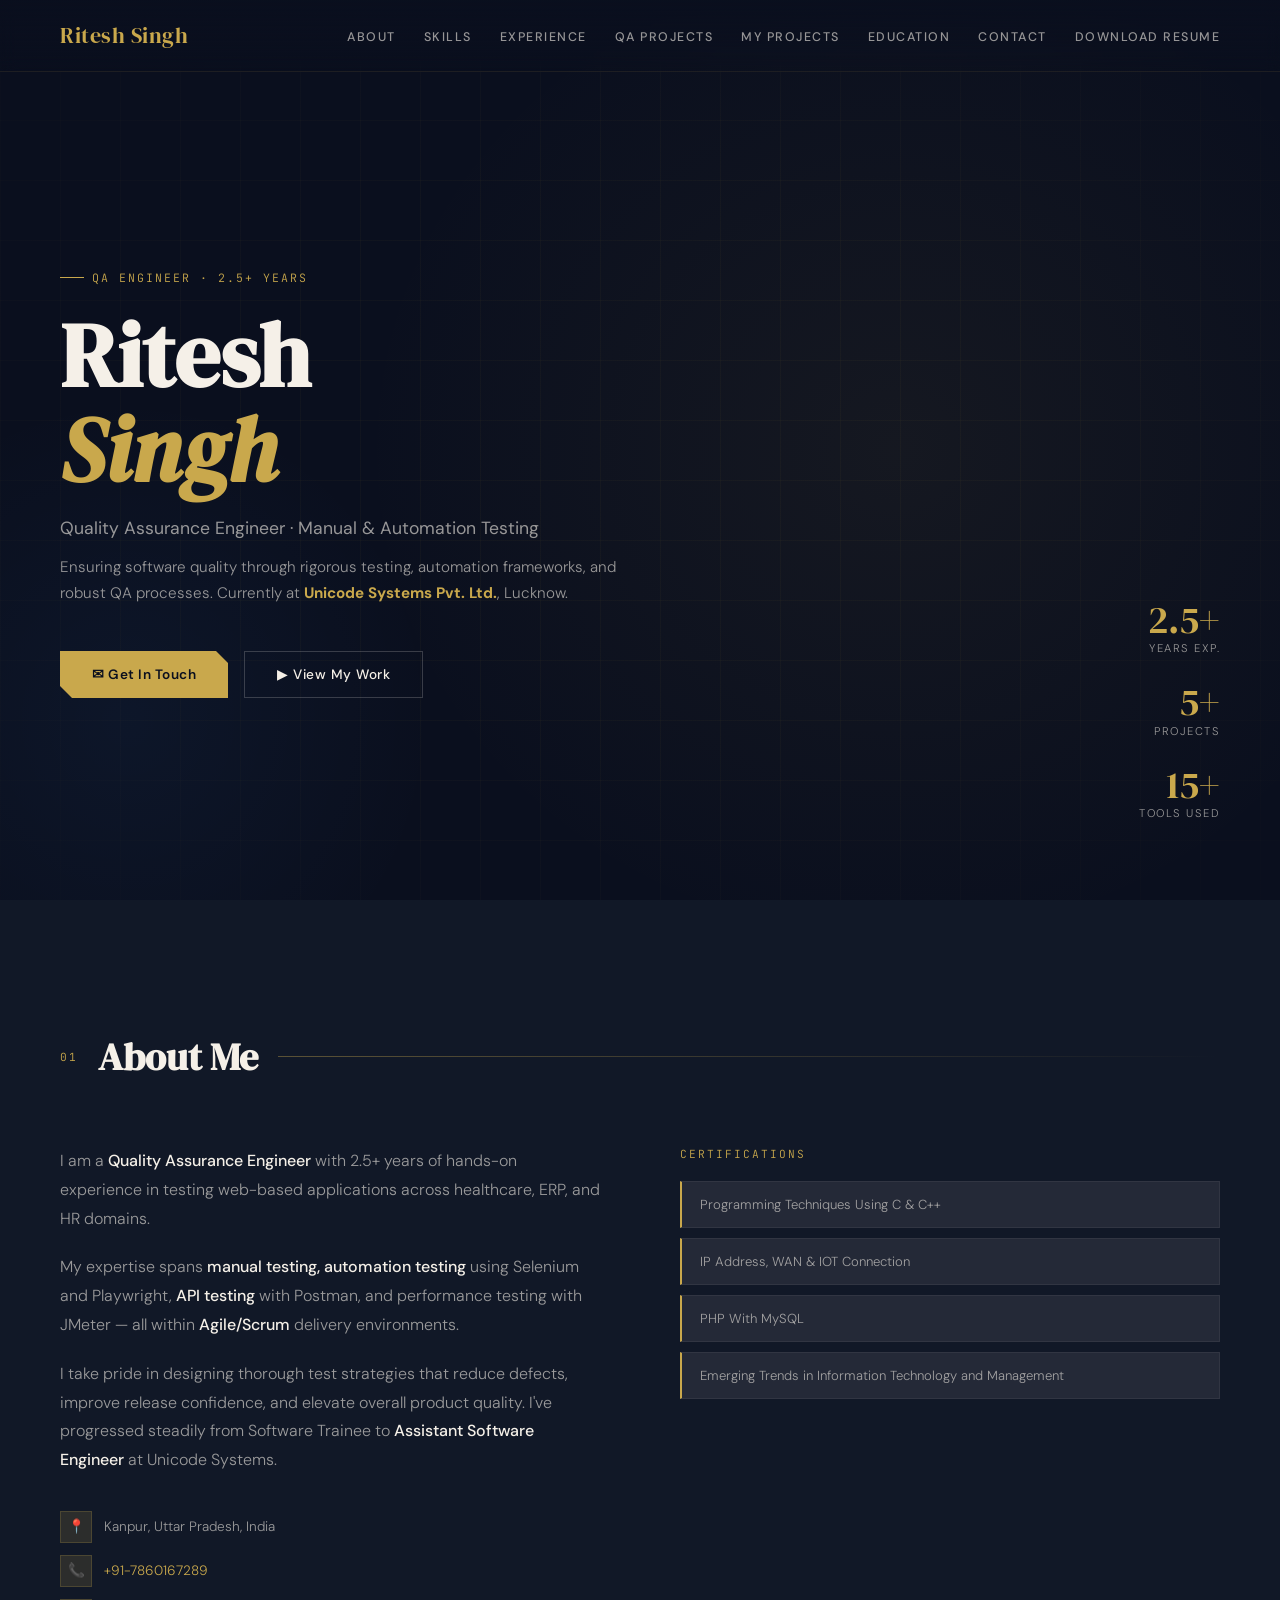
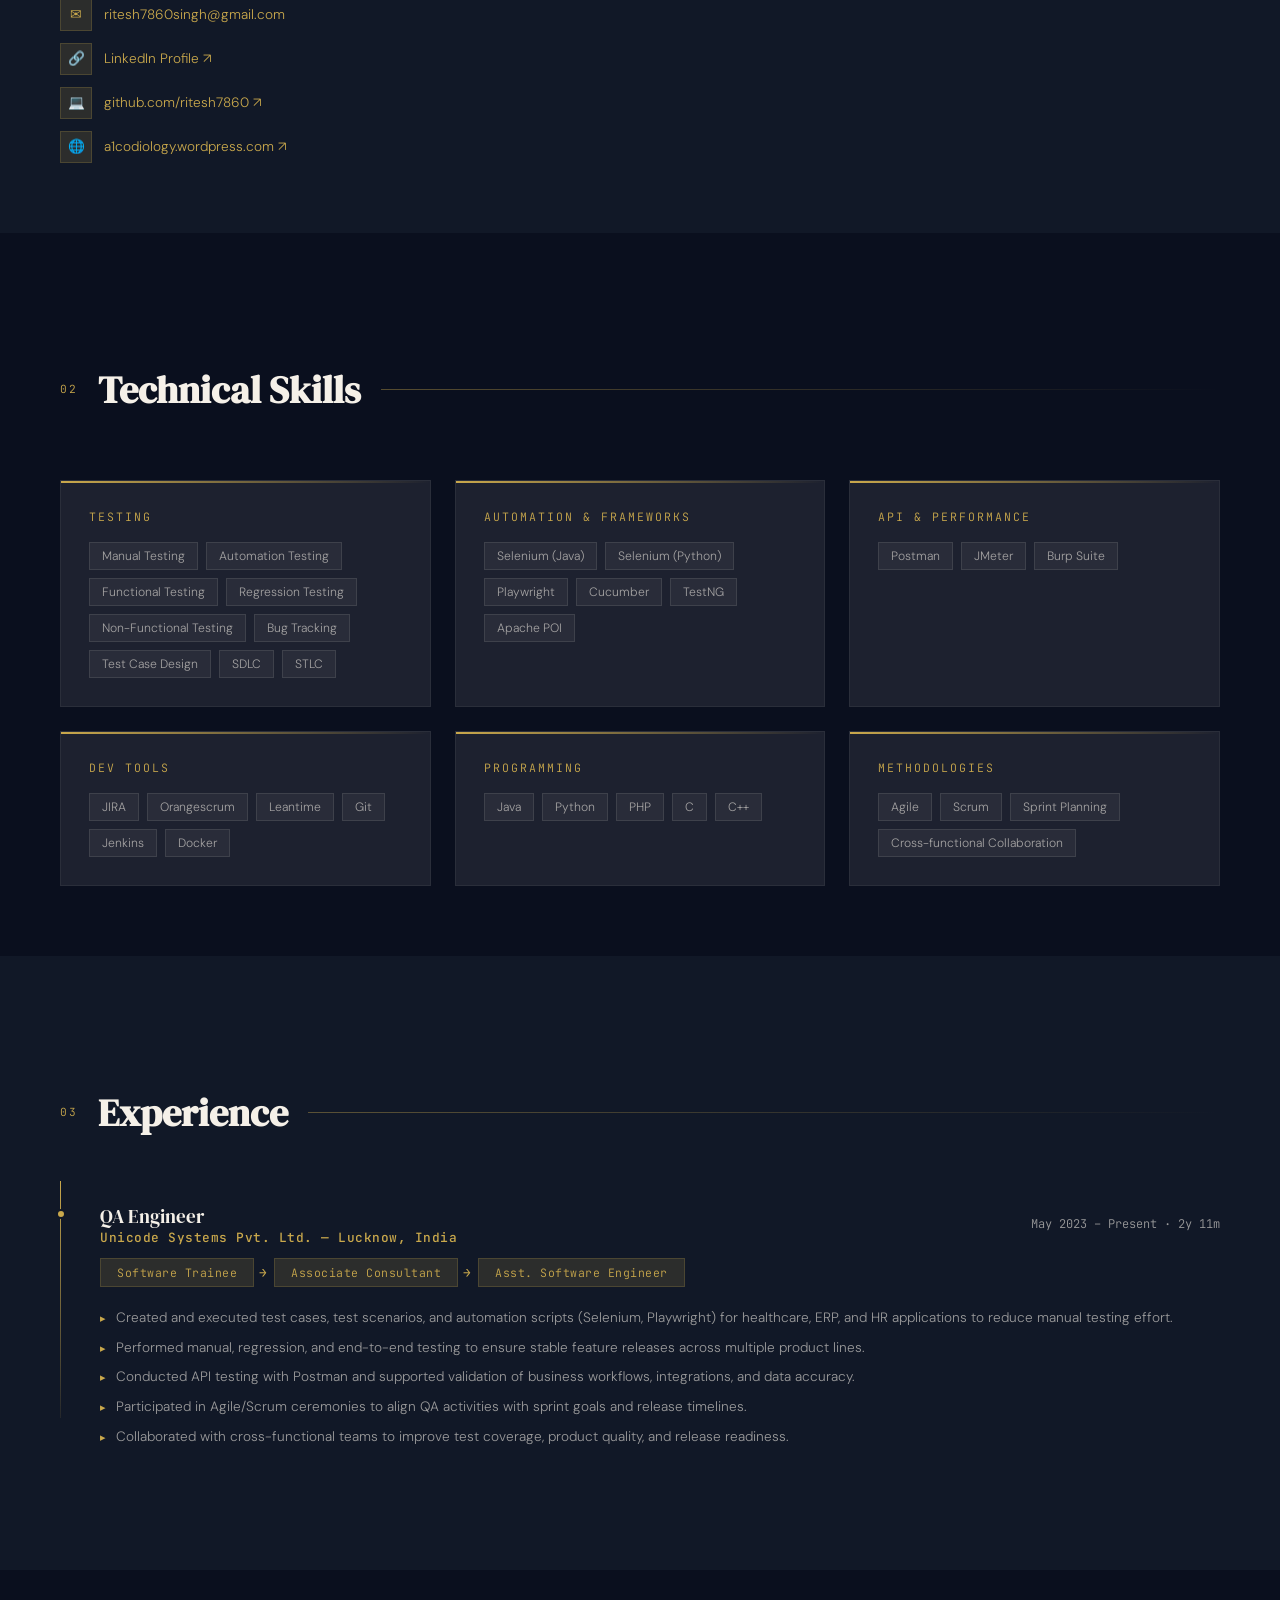
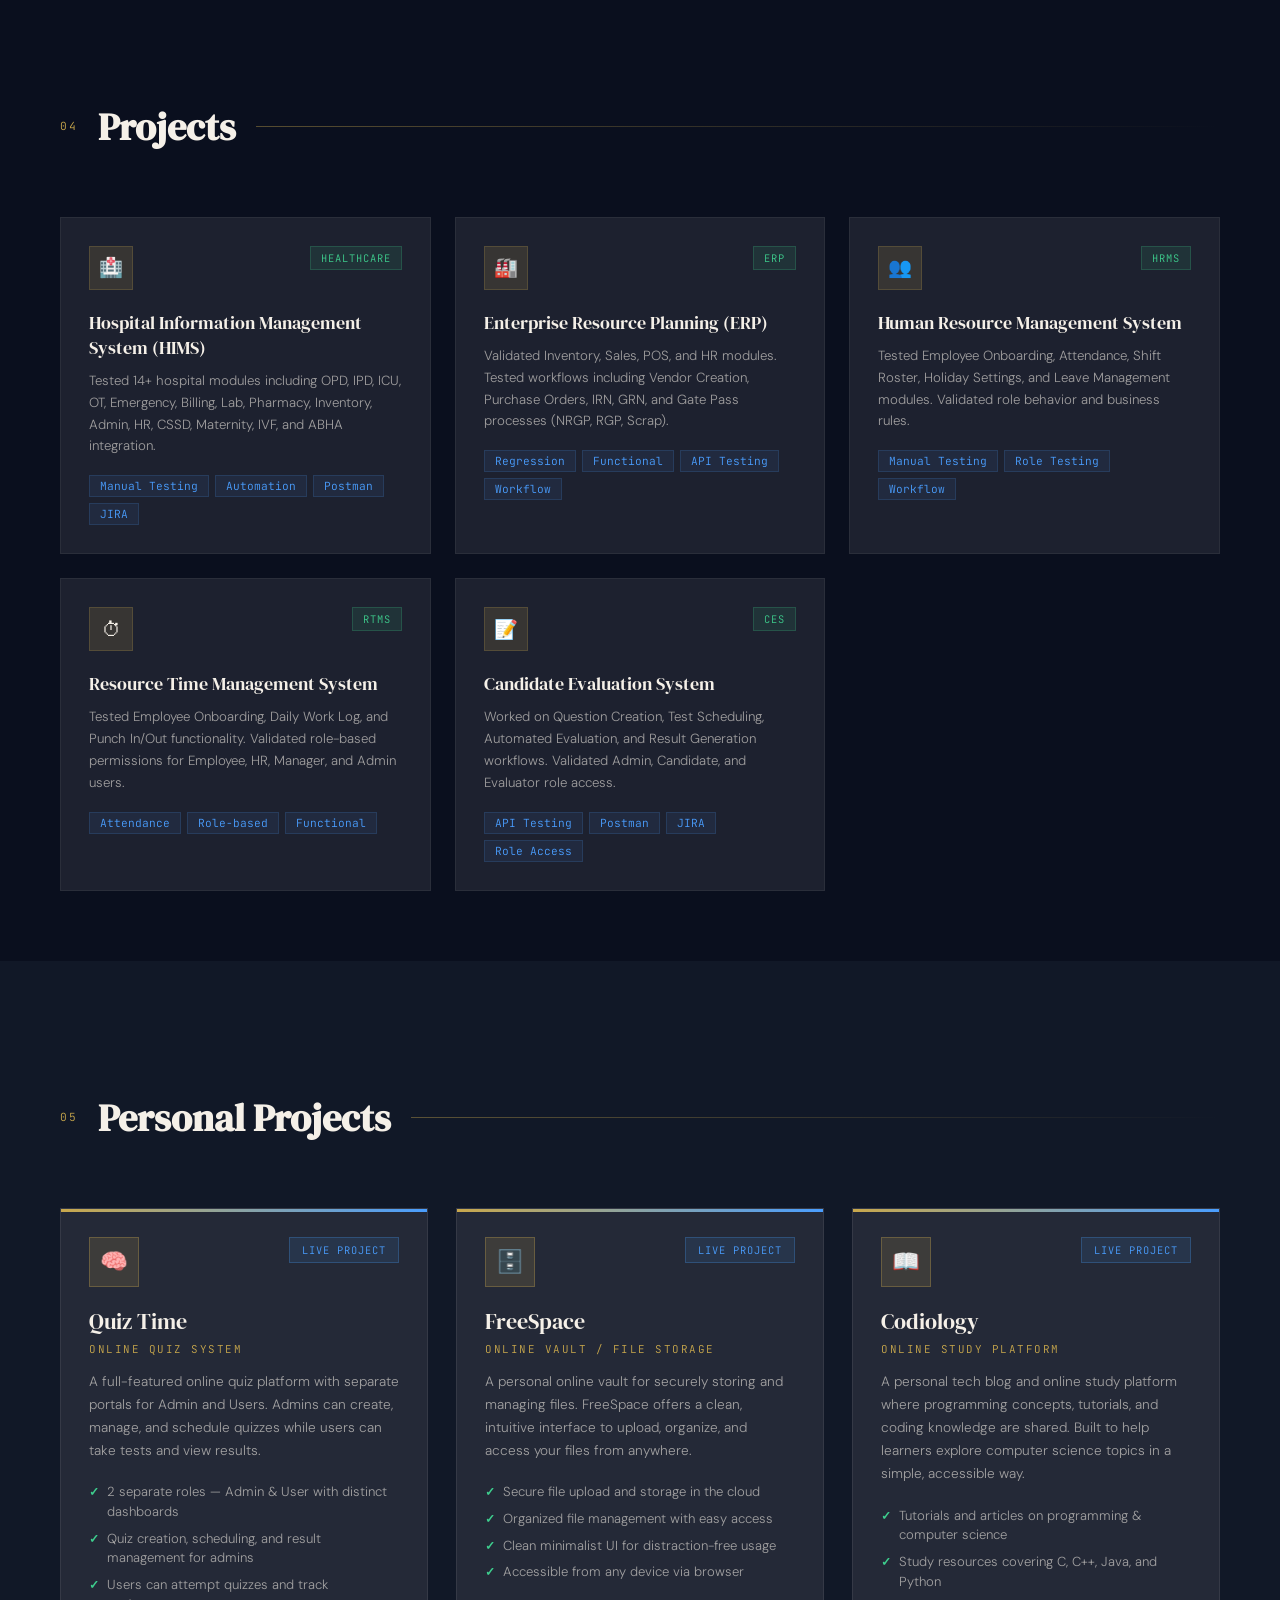
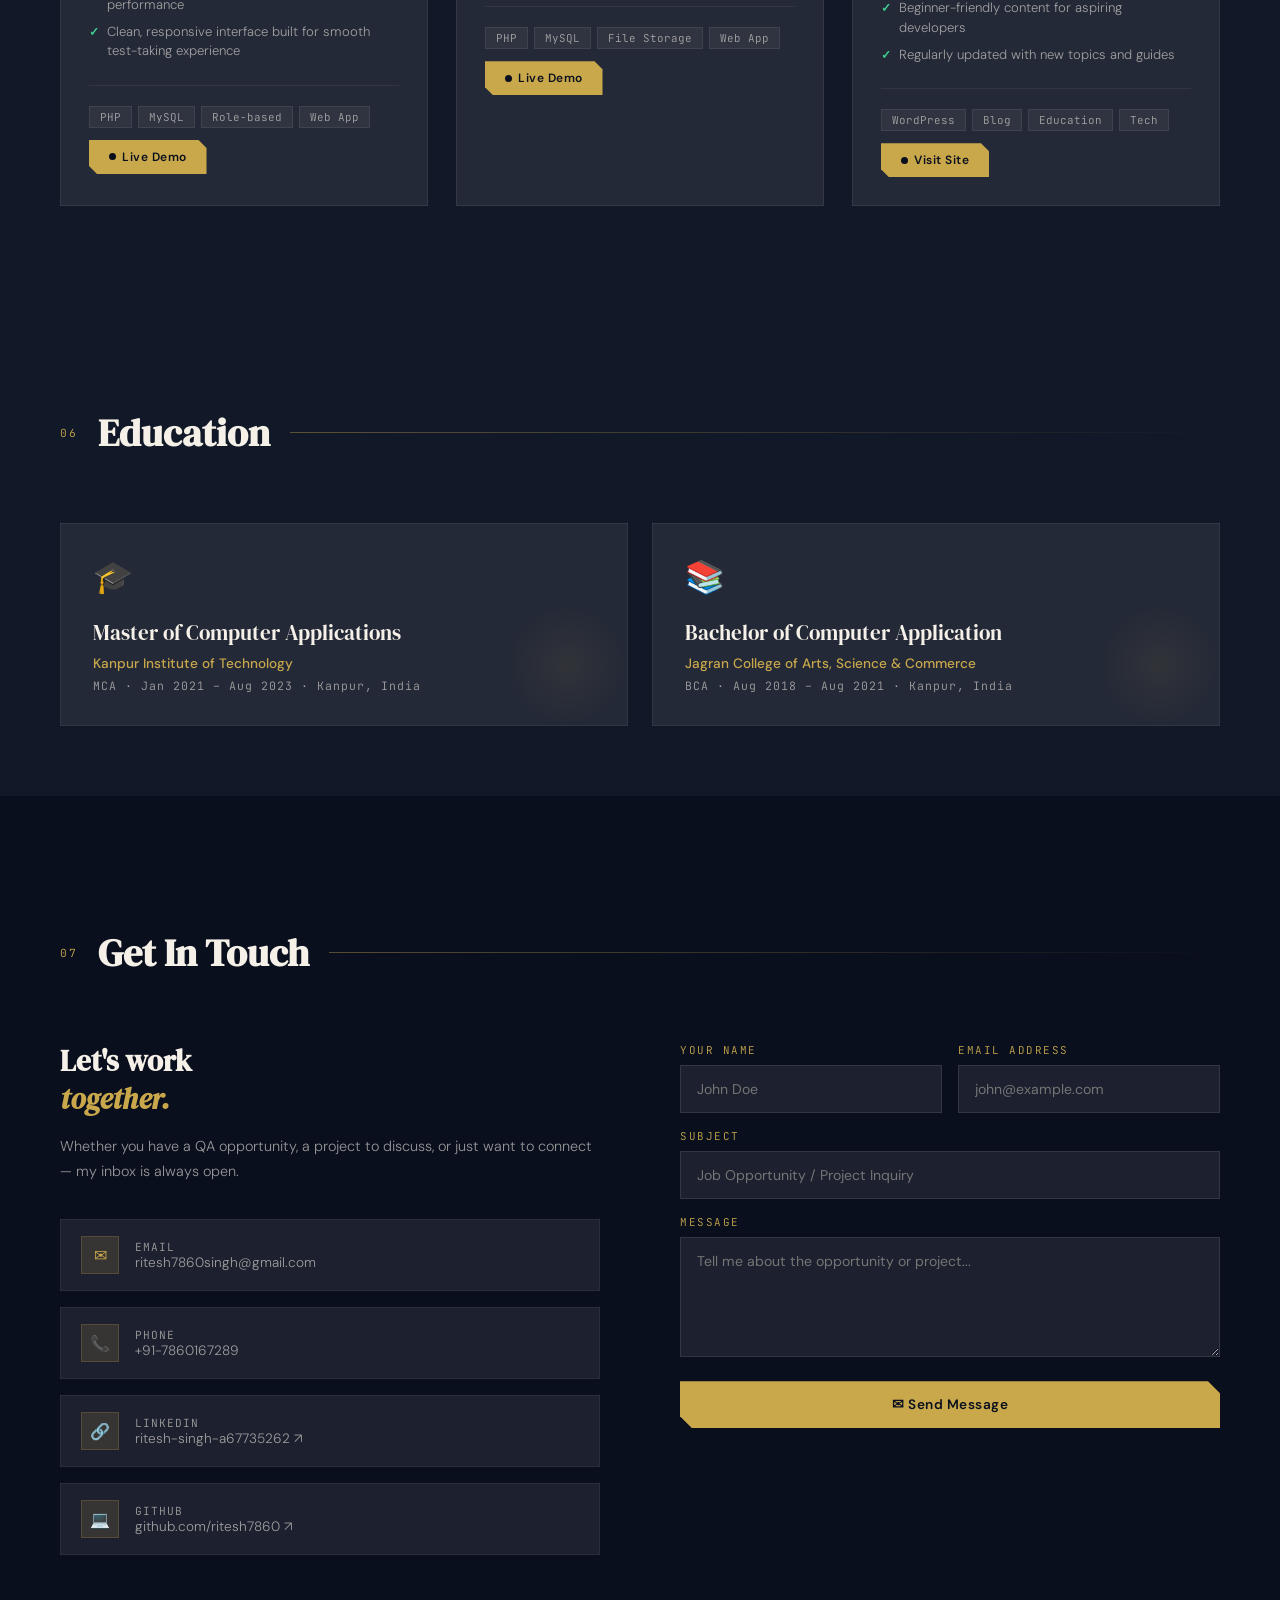
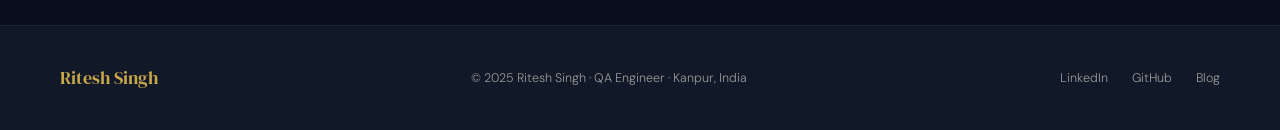
<file: Ritesh_Porfolio.html>
<!DOCTYPE html>
<html lang="en">
<head>
<meta charset="UTF-8">
<meta name="viewport" content="width=device-width, initial-scale=1.0">
<title>Ritesh Singh | QA Engineer</title>
<link href="https://fonts.googleapis.com/css2?family=DM+Serif+Display:ital@0;1&family=DM+Sans:wght@300;400;500;600&family=JetBrains+Mono:wght@400;500&display=swap" rel="stylesheet">
<style>
  :root {
    --navy: #0a0f1e;
    --navy-light: #111827;
    --slate: #1e2a3a;
    --gold: #c9a84c;
    --gold-light: #e8c87a;
    --gold-dim: rgba(201,168,76,0.15);
    --white: #f5f0e8;
    --white-dim: rgba(245,240,232,0.6);
    --white-faint: rgba(245,240,232,0.08);
    --accent: #4a9eff;
    --green: #3ecf8e;
  }
  * { margin: 0; padding: 0; box-sizing: border-box; }
  html { scroll-behavior: smooth; }

  body {
    background: var(--navy);
    color: var(--white);
    font-family: 'DM Sans', sans-serif;
    font-weight: 300;
    overflow-x: hidden;
  }

  /* ── SCROLLBAR ── */
  ::-webkit-scrollbar { width: 4px; }
  ::-webkit-scrollbar-track { background: var(--navy); }
  ::-webkit-scrollbar-thumb { background: var(--gold); border-radius: 2px; }

  /* ── NAV ── */
  nav {
    position: fixed; top: 0; width: 100%; z-index: 100;
    padding: 20px 60px;
    display: flex; justify-content: space-between; align-items: center;
    background: linear-gradient(to bottom, rgba(10,15,30,0.95) 0%, transparent 100%);
    backdrop-filter: blur(8px);
    border-bottom: 1px solid rgba(201,168,76,0.1);
  }
  .nav-logo {
    font-family: 'DM Serif Display', serif;
    font-size: 1.4rem;
    color: var(--gold);
    letter-spacing: 0.5px;
    text-decoration: none;
  }
  .nav-links { display: flex; gap: 28px; list-style: none; }
  .nav-links a {
    color: var(--white-dim);
    text-decoration: none;
    font-size: 0.78rem;
    font-weight: 500;
    letter-spacing: 1.5px;
    text-transform: uppercase;
    transition: color 0.3s;
  }
  .nav-links a:hover { color: var(--gold); }

  /* ── HERO ── */
  #hero {
    min-height: 100vh;
    display: flex; align-items: center;
    padding: 120px 60px 60px;
    position: relative;
    overflow: hidden;
  }
  .hero-bg {
    position: absolute; inset: 0; z-index: 0;
    background:
      radial-gradient(ellipse 60% 80% at 70% 50%, rgba(201,168,76,0.06) 0%, transparent 70%),
      radial-gradient(ellipse 40% 60% at 10% 80%, rgba(74,158,255,0.05) 0%, transparent 60%);
  }
  .hero-grid {
    position: absolute; inset: 0; z-index: 0;
    background-image:
      linear-gradient(rgba(201,168,76,0.04) 1px, transparent 1px),
      linear-gradient(90deg, rgba(201,168,76,0.04) 1px, transparent 1px);
    background-size: 60px 60px;
    mask-image: radial-gradient(ellipse 80% 80% at center, black 40%, transparent 100%);
  }
  .hero-content { position: relative; z-index: 1; max-width: 800px; }
  .hero-tag {
    display: inline-flex; align-items: center; gap: 8px;
    font-family: 'JetBrains Mono', monospace;
    font-size: 0.72rem;
    color: var(--gold);
    letter-spacing: 2px;
    text-transform: uppercase;
    margin-bottom: 24px;
    opacity: 0; animation: fadeUp 0.8s 0.2s forwards;
  }
  .hero-tag::before {
    content: ''; display: block;
    width: 24px; height: 1px; background: var(--gold);
  }
  .hero-name {
    font-family: 'DM Serif Display', serif;
    font-size: clamp(3rem, 7vw, 6rem);
    line-height: 1.05;
    color: var(--white);
    opacity: 0; animation: fadeUp 0.8s 0.4s forwards;
  }
  .hero-name span { color: var(--gold); font-style: italic; }
  .hero-role {
    margin-top: 20px;
    font-size: 1.1rem;
    color: var(--white-dim);
    font-weight: 400;
    opacity: 0; animation: fadeUp 0.8s 0.6s forwards;
  }
  .hero-desc {
    margin-top: 16px;
    font-size: 0.95rem;
    color: var(--white-dim);
    line-height: 1.7;
    max-width: 560px;
    opacity: 0; animation: fadeUp 0.8s 0.7s forwards;
  }
  .hero-cta {
    margin-top: 44px;
    display: flex; gap: 16px; flex-wrap: wrap;
    opacity: 0; animation: fadeUp 0.8s 0.9s forwards;
  }
  .btn-primary {
    display: inline-flex; align-items: center; gap: 8px;
    padding: 14px 32px;
    background: var(--gold);
    color: var(--navy);
    font-weight: 600;
    font-size: 0.85rem;
    letter-spacing: 0.5px;
    border: none; cursor: pointer;
    text-decoration: none;
    transition: all 0.3s;
    clip-path: polygon(0 0, calc(100% - 12px) 0, 100% 12px, 100% 100%, 12px 100%, 0 calc(100% - 12px));
  }
  .btn-primary:hover { background: var(--gold-light); transform: translateY(-2px); }
  .btn-outline {
    display: inline-flex; align-items: center; gap: 8px;
    padding: 14px 32px;
    background: transparent;
    color: var(--white);
    font-weight: 500;
    font-size: 0.85rem;
    letter-spacing: 0.5px;
    border: 1px solid rgba(245,240,232,0.2);
    cursor: pointer;
    text-decoration: none;
    transition: all 0.3s;
  }
  .btn-outline:hover { border-color: var(--gold); color: var(--gold); transform: translateY(-2px); }

  .hero-stats {
    position: absolute; right: 60px; bottom: 80px;
    display: flex; flex-direction: column; gap: 28px;
    opacity: 0; animation: fadeIn 1s 1.2s forwards;
  }
  .stat-item { text-align: right; }
  .stat-num {
    font-family: 'DM Serif Display', serif;
    font-size: 2.4rem;
    color: var(--gold);
    line-height: 1;
  }
  .stat-label {
    font-size: 0.7rem;
    color: var(--white-dim);
    letter-spacing: 1.5px;
    text-transform: uppercase;
    margin-top: 2px;
  }

  /* ── SECTIONS ── */
  section {
    padding: 100px 60px;
    position: relative;
  }
  .section-header {
    display: flex; align-items: center; gap: 20px;
    margin-bottom: 64px;
  }
  .section-num {
    font-family: 'JetBrains Mono', monospace;
    font-size: 0.7rem;
    color: var(--gold);
    letter-spacing: 2px;
  }
  .section-title {
    font-family: 'DM Serif Display', serif;
    font-size: clamp(1.8rem, 3vw, 2.6rem);
    color: var(--white);
  }
  .section-line {
    flex: 1; height: 1px;
    background: linear-gradient(to right, rgba(201,168,76,0.4), transparent);
  }

  /* ── ABOUT ── */
  #about { background: var(--navy-light); }
  .about-grid {
    display: grid; grid-template-columns: 1fr 1fr;
    gap: 80px; align-items: start;
  }
  .about-text p {
    font-size: 1rem;
    line-height: 1.8;
    color: var(--white-dim);
    margin-bottom: 20px;
  }
  .about-text p strong { color: var(--white); font-weight: 500; }
  .about-contact {
    margin-top: 36px;
    display: flex; flex-direction: column; gap: 12px;
  }
  .contact-item {
    display: flex; align-items: center; gap: 12px;
    font-size: 0.85rem; color: var(--white-dim);
  }
  .contact-item a { color: var(--gold); text-decoration: none; }
  .contact-item a:hover { text-decoration: underline; }
  .contact-icon {
    width: 32px; height: 32px;
    background: var(--gold-dim);
    border: 1px solid rgba(201,168,76,0.2);
    display: flex; align-items: center; justify-content: center;
    font-size: 0.85rem;
    color: var(--gold); flex-shrink: 0;
  }
  .about-certs { }
  .cert-title {
    font-family: 'JetBrains Mono', monospace;
    font-size: 0.7rem;
    color: var(--gold);
    letter-spacing: 2px;
    text-transform: uppercase;
    margin-bottom: 20px;
  }
  .cert-list { display: flex; flex-direction: column; gap: 10px; }
  .cert-item {
    padding: 14px 18px;
    background: var(--white-faint);
    border: 1px solid rgba(245,240,232,0.06);
    border-left: 2px solid var(--gold);
    font-size: 0.82rem;
    color: var(--white-dim);
    transition: all 0.3s;
  }
  .cert-item:hover { border-left-color: var(--gold-light); color: var(--white); background: rgba(201,168,76,0.07); }

  /* ── SKILLS ── */
  #skills { }
  .skills-grid {
    display: grid;
    grid-template-columns: repeat(auto-fit, minmax(280px, 1fr));
    gap: 24px;
  }
  .skill-card {
    padding: 28px;
    background: var(--white-faint);
    border: 1px solid rgba(245,240,232,0.06);
    position: relative; overflow: hidden;
    transition: all 0.3s;
  }
  .skill-card::before {
    content: '';
    position: absolute; top: 0; left: 0; right: 0;
    height: 2px;
    background: linear-gradient(to right, var(--gold), transparent);
  }
  .skill-card:hover {
    border-color: rgba(201,168,76,0.3);
    transform: translateY(-4px);
    background: rgba(201,168,76,0.06);
  }
  .skill-card-title {
    font-family: 'JetBrains Mono', monospace;
    font-size: 0.72rem;
    color: var(--gold);
    letter-spacing: 2px;
    text-transform: uppercase;
    margin-bottom: 18px;
  }
  .skill-tags { display: flex; flex-wrap: wrap; gap: 8px; }
  .skill-tag {
    padding: 5px 12px;
    background: rgba(245,240,232,0.05);
    border: 1px solid rgba(245,240,232,0.1);
    font-size: 0.76rem;
    color: var(--white-dim);
    transition: all 0.2s;
  }
  .skill-tag:hover { background: var(--gold-dim); border-color: var(--gold); color: var(--white); }

  /* ── EXPERIENCE ── */
  #experience { background: var(--navy-light); }
  .timeline { position: relative; padding-left: 40px; }
  .timeline::before {
    content: ''; position: absolute;
    left: 0; top: 8px; bottom: 0;
    width: 1px;
    background: linear-gradient(to bottom, var(--gold), rgba(201,168,76,0.1));
  }
  .timeline-item {
    position: relative; margin-bottom: 52px;
  }
  .timeline-dot {
    position: absolute; left: -44px; top: 6px;
    width: 10px; height: 10px;
    background: var(--gold);
    border: 2px solid var(--navy-light);
    border-radius: 50%;
  }
  .timeline-meta {
    display: flex; align-items: center; gap: 14px;
    margin-bottom: 12px; flex-wrap: wrap;
  }
  .timeline-role {
    font-family: 'DM Serif Display', serif;
    font-size: 1.2rem;
    color: var(--white);
  }
  .timeline-company {
    font-size: 0.8rem;
    color: var(--gold);
    font-weight: 500;
    font-family: 'JetBrains Mono', monospace;
    letter-spacing: 0.5px;
  }
  .timeline-period {
    font-size: 0.75rem;
    color: var(--white-dim);
    font-family: 'JetBrains Mono', monospace;
    margin-left: auto;
  }
  .timeline-desc {
    font-size: 0.88rem;
    color: var(--white-dim);
    line-height: 1.7;
    margin-bottom: 14px;
  }
  .timeline-points { list-style: none; display: flex; flex-direction: column; gap: 8px; }
  .timeline-points li {
    display: flex; gap: 10px;
    font-size: 0.85rem;
    color: var(--white-dim);
    line-height: 1.6;
  }
  .timeline-points li::before {
    content: '▸'; color: var(--gold); flex-shrink: 0; font-size: 0.7rem; margin-top: 3px;
  }
  .progression-badges {
    display: flex; gap: 0; margin-bottom: 20px; flex-wrap: wrap;
  }
  .prog-badge {
    padding: 6px 16px;
    background: var(--gold-dim);
    border: 1px solid rgba(201,168,76,0.2);
    font-size: 0.72rem;
    color: var(--gold);
    font-family: 'JetBrains Mono', monospace;
    letter-spacing: 0.5px;
    position: relative;
  }
  .prog-badge:not(:last-child)::after {
    content: '→';
    position: absolute; right: -14px; top: 50%;
    transform: translateY(-50%);
    color: var(--gold); font-size: 0.8rem; z-index: 1;
  }
  .prog-badge:not(:first-child) { margin-left: 20px; }

  /* ── PROJECTS ── */
  #projects { }
  .projects-grid {
    display: grid;
    grid-template-columns: repeat(auto-fit, minmax(340px, 1fr));
    gap: 24px;
  }
  .project-card {
    background: var(--white-faint);
    border: 1px solid rgba(245,240,232,0.06);
    overflow: hidden;
    transition: all 0.3s;
    position: relative;
  }
  .project-card::after {
    content: '';
    position: absolute; inset: 0;
    background: linear-gradient(135deg, rgba(201,168,76,0.05) 0%, transparent 60%);
    opacity: 0; transition: opacity 0.3s;
  }
  .project-card:hover { border-color: rgba(201,168,76,0.3); transform: translateY(-6px); }
  .project-card:hover::after { opacity: 1; }
  .project-header {
    padding: 28px 28px 0;
    display: flex; justify-content: space-between; align-items: flex-start;
  }
  .project-icon {
    width: 44px; height: 44px;
    background: var(--gold-dim);
    border: 1px solid rgba(201,168,76,0.2);
    display: flex; align-items: center; justify-content: center;
    font-size: 1.2rem;
  }
  .project-badge {
    font-family: 'JetBrains Mono', monospace;
    font-size: 0.65rem;
    padding: 4px 10px;
    background: rgba(62,207,142,0.1);
    border: 1px solid rgba(62,207,142,0.2);
    color: var(--green);
    letter-spacing: 1px;
    text-transform: uppercase;
  }
  .project-body { padding: 20px 28px 28px; }
  .project-name {
    font-family: 'DM Serif Display', serif;
    font-size: 1.15rem;
    color: var(--white);
    margin-bottom: 10px;
  }
  .project-desc {
    font-size: 0.83rem;
    color: var(--white-dim);
    line-height: 1.65;
    margin-bottom: 18px;
  }
  .project-tags { display: flex; flex-wrap: wrap; gap: 6px; }
  .project-tag {
    padding: 3px 10px;
    background: rgba(74,158,255,0.08);
    border: 1px solid rgba(74,158,255,0.15);
    font-size: 0.7rem;
    color: var(--accent);
    font-family: 'JetBrains Mono', monospace;
  }

  /* ── EDUCATION ── */
  #education { background: var(--navy-light); }
  .edu-grid { display: grid; grid-template-columns: 1fr 1fr; gap: 24px; }
  .edu-card {
    padding: 32px;
    background: var(--white-faint);
    border: 1px solid rgba(245,240,232,0.06);
    position: relative; overflow: hidden;
    transition: all 0.3s;
  }
  .edu-card::before {
    content: '';
    position: absolute; bottom: 0; right: 0;
    width: 120px; height: 120px;
    background: radial-gradient(circle, rgba(201,168,76,0.08) 0%, transparent 70%);
  }
  .edu-card:hover { border-color: rgba(201,168,76,0.25); }
  .edu-degree {
    font-family: 'DM Serif Display', serif;
    font-size: 1.3rem;
    color: var(--white);
    margin-bottom: 8px;
  }
  .edu-school {
    font-size: 0.85rem;
    color: var(--gold);
    font-weight: 500;
    margin-bottom: 6px;
  }
  .edu-period {
    font-family: 'JetBrains Mono', monospace;
    font-size: 0.72rem;
    color: var(--white-dim);
    letter-spacing: 1px;
  }
  .edu-icon {
    font-size: 2rem;
    margin-bottom: 20px;
    display: block;
  }

  /* ── CONTACT ── */
  #contact { }
  .contact-grid {
    display: grid; grid-template-columns: 1fr 1fr;
    gap: 80px; align-items: start;
  }
  .contact-info h3 {
    font-family: 'DM Serif Display', serif;
    font-size: 1.8rem;
    color: var(--white);
    margin-bottom: 16px;
    line-height: 1.3;
  }
  .contact-info p {
    font-size: 0.9rem;
    color: var(--white-dim);
    line-height: 1.7;
    margin-bottom: 36px;
  }
  .contact-links { display: flex; flex-direction: column; gap: 16px; }
  .contact-link {
    display: flex; align-items: center; gap: 16px;
    padding: 16px 20px;
    background: var(--white-faint);
    border: 1px solid rgba(245,240,232,0.06);
    text-decoration: none; color: var(--white-dim);
    transition: all 0.3s;
  }
  .contact-link:hover { border-color: rgba(201,168,76,0.3); color: var(--white); background: rgba(201,168,76,0.06); }
  .contact-link-icon {
    width: 38px; height: 38px; flex-shrink: 0;
    background: var(--gold-dim);
    border: 1px solid rgba(201,168,76,0.2);
    display: flex; align-items: center; justify-content: center;
    color: var(--gold); font-size: 1rem;
  }
  .contact-link-text { font-size: 0.85rem; }
  .contact-link-label { font-size: 0.7rem; color: var(--white-dim); font-family: 'JetBrains Mono', monospace; letter-spacing: 1px; text-transform: uppercase; }

  /* FORM */
  .contact-form { display: flex; flex-direction: column; gap: 16px; }
  .form-group { display: flex; flex-direction: column; gap: 8px; }
  .form-label {
    font-family: 'JetBrains Mono', monospace;
    font-size: 0.68rem;
    color: var(--gold);
    letter-spacing: 1.5px;
    text-transform: uppercase;
  }
  .form-input, .form-textarea {
    background: var(--white-faint);
    border: 1px solid rgba(245,240,232,0.1);
    padding: 14px 16px;
    color: var(--white);
    font-family: 'DM Sans', sans-serif;
    font-size: 0.88rem;
    outline: none;
    transition: border 0.3s;
  }
  .form-input:focus, .form-textarea:focus {
    border-color: rgba(201,168,76,0.5);
  }
  .form-textarea { resize: vertical; min-height: 120px; }
  .form-row { display: grid; grid-template-columns: 1fr 1fr; gap: 16px; }
  .form-submit {
    display: inline-flex; align-items: center; justify-content: center; gap: 8px;
    padding: 15px 32px;
    background: var(--gold);
    color: var(--navy);
    font-weight: 600; font-size: 0.85rem;
    border: none; cursor: pointer;
    font-family: 'DM Sans', sans-serif;
    letter-spacing: 0.5px;
    transition: all 0.3s;
    clip-path: polygon(0 0, calc(100% - 12px) 0, 100% 12px, 100% 100%, 12px 100%, 0 calc(100% - 12px));
    margin-top: 8px;
  }
  .form-submit:hover { background: var(--gold-light); transform: translateY(-2px); }

  /* ── PERSONAL PROJECTS ── */
  #personal-projects { background: var(--navy-light); }
  .personal-projects-grid {
    display: grid;
    grid-template-columns: repeat(auto-fit, minmax(360px, 1fr));
    gap: 28px;
  }
  .personal-project-card {
    background: var(--white-faint);
    border: 1px solid rgba(245,240,232,0.08);
    overflow: hidden;
    transition: all 0.35s;
    position: relative;
  }
  .personal-project-card::before {
    content: '';
    position: absolute; top: 0; left: 0; right: 0;
    height: 3px;
    background: linear-gradient(to right, var(--gold), var(--accent));
  }
  .personal-project-card:hover {
    border-color: rgba(201,168,76,0.4);
    transform: translateY(-6px);
    box-shadow: 0 20px 60px rgba(0,0,0,0.4);
  }
  .pp-header {
    padding: 28px 28px 0;
    display: flex; justify-content: space-between; align-items: flex-start;
  }
  .pp-icon-wrap {
    display: flex; align-items: center; gap: 14px;
  }
  .pp-icon {
    width: 50px; height: 50px;
    background: var(--gold-dim);
    border: 1px solid rgba(201,168,76,0.3);
    display: flex; align-items: center; justify-content: center;
    font-size: 1.4rem;
  }
  .pp-type {
    font-family: 'JetBrains Mono', monospace;
    font-size: 0.65rem;
    padding: 5px 12px;
    background: rgba(74,158,255,0.1);
    border: 1px solid rgba(74,158,255,0.25);
    color: var(--accent);
    letter-spacing: 1px;
    text-transform: uppercase;
    align-self: flex-start;
  }
  .pp-body { padding: 20px 28px 28px; }
  .pp-name {
    font-family: 'DM Serif Display', serif;
    font-size: 1.35rem;
    color: var(--white);
    margin-bottom: 6px;
  }
  .pp-subtitle {
    font-family: 'JetBrains Mono', monospace;
    font-size: 0.68rem;
    color: var(--gold);
    letter-spacing: 1.5px;
    text-transform: uppercase;
    margin-bottom: 14px;
  }
  .pp-desc {
    font-size: 0.85rem;
    color: var(--white-dim);
    line-height: 1.7;
    margin-bottom: 20px;
  }
  .pp-features {
    list-style: none;
    display: flex; flex-direction: column; gap: 7px;
    margin-bottom: 24px;
  }
  .pp-features li {
    display: flex; align-items: flex-start; gap: 8px;
    font-size: 0.82rem;
    color: var(--white-dim);
    line-height: 1.5;
  }
  .pp-features li::before {
    content: '✓';
    color: var(--green);
    font-weight: 600;
    font-size: 0.75rem;
    flex-shrink: 0;
    margin-top: 1px;
  }
  .pp-footer {
    display: flex; align-items: center; justify-content: space-between;
    padding-top: 20px;
    border-top: 1px solid rgba(245,240,232,0.06);
    flex-wrap: wrap; gap: 12px;
  }
  .pp-tags { display: flex; flex-wrap: wrap; gap: 6px; }
  .pp-tag {
    padding: 3px 10px;
    background: rgba(245,240,232,0.05);
    border: 1px solid rgba(245,240,232,0.08);
    font-size: 0.68rem;
    color: var(--white-dim);
    font-family: 'JetBrains Mono', monospace;
  }
  .pp-live-btn {
    display: inline-flex; align-items: center; gap: 6px;
    padding: 9px 20px;
    background: var(--gold);
    color: var(--navy);
    font-weight: 600;
    font-size: 0.75rem;
    letter-spacing: 0.5px;
    text-decoration: none;
    transition: all 0.3s;
    white-space: nowrap;
    clip-path: polygon(0 0, calc(100% - 8px) 0, 100% 8px, 100% 100%, 8px 100%, 0 calc(100% - 8px));
  }
  .pp-live-btn:hover { background: var(--gold-light); transform: translateY(-2px); }
  .pp-live-dot {
    width: 7px; height: 7px;
    background: var(--navy);
    border-radius: 50%;
    animation: pulse-dot 1.5s infinite;
  }
  @keyframes pulse-dot {
    0%, 100% { opacity: 1; transform: scale(1); }
    50% { opacity: 0.5; transform: scale(0.8); }
  }

  /* ── FOOTER ── */
  footer {
    padding: 40px 60px;
    border-top: 1px solid rgba(245,240,232,0.06);
    display: flex; justify-content: space-between; align-items: center;
    background: var(--navy-light);
  }
  .footer-logo {
    font-family: 'DM Serif Display', serif;
    font-size: 1.1rem; color: var(--gold);
  }
  .footer-text { font-size: 0.78rem; color: var(--white-dim); }
  .footer-links { display: flex; gap: 24px; }
  .footer-links a {
    font-size: 0.78rem; color: var(--white-dim);
    text-decoration: none; transition: color 0.3s;
  }
  .footer-links a:hover { color: var(--gold); }

  /* ── ANIMATIONS ── */
  @keyframes fadeUp {
    from { opacity: 0; transform: translateY(24px); }
    to { opacity: 1; transform: translateY(0); }
  }
  @keyframes fadeIn {
    from { opacity: 0; } to { opacity: 1; }
  }
  .reveal {
    transform: translateY(30px);
    transition: opacity 0.7s ease, transform 0.7s ease;
  }
  .reveal.visible { opacity: 1; transform: translateY(0); }

  /* ── RESPONSIVE ── */
  @media (max-width: 900px) {
    nav { padding: 18px 24px; }
    .nav-links { display: none; }
    #hero { padding: 100px 24px 200px; }
    .hero-stats { right: 24px; bottom: 40px; flex-direction: row; gap: 28px; }
    section { padding: 70px 24px; }
    .about-grid, .edu-grid, .contact-grid { grid-template-columns: 1fr; gap: 40px; }
    footer { flex-direction: column; gap: 16px; text-align: center; padding: 32px 24px; }
    .form-row { grid-template-columns: 1fr; }
    .progression-badges { gap: 8px; }
    .prog-badge:not(:first-child) { margin-left: 0; }
    .prog-badge:not(:last-child)::after { display: none; }
  }
</style>
</head>
<body>

<!-- NAV -->
<nav>
  <div><a class="nav-logo" href="#hero">Ritesh Singh</a></div>
  <ul class="nav-links">
    <li><a href="#about">About</a></li>
    <li><a href="#skills">Skills</a></li>
    <li><a href="#experience">Experience</a></li>
    <li><a href="#projects">QA Projects</a></li>
    <li><a href="#personal-projects">My Projects</a></li>
    <li><a href="#education">Education</a></li>
    <li><a href="#contact">Contact</a></li>
    <li><a href="#contact">Download Resume</a></li>
  </ul>
</nav>

<!-- HERO -->
<section id="hero">
  <div class="hero-bg"></div>
  <div class="hero-grid"></div>
  <div class="hero-content">
    <div class="hero-tag">QA Engineer · 2.5+ Years</div>
    <h1 class="hero-name">Ritesh<br><span>Singh</span></h1>
    <p class="hero-role">Quality Assurance Engineer · Manual & Automation Testing</p>
    <p class="hero-desc">
      Ensuring software quality through rigorous testing, automation frameworks, and robust QA processes.
      Currently at <strong style="color:var(--gold)">Unicode Systems Pvt. Ltd.</strong>, Lucknow.
    </p>
    <div class="hero-cta">
      <a href="#contact" class="btn-primary">&#9993; Get In Touch</a>
      <a href="#projects" class="btn-outline">&#9654; View My Work</a>
    </div>
  </div>
  <div class="hero-stats">
    <div class="stat-item">
      <div class="stat-num">2.5+</div>
      <div class="stat-label">Years Exp.</div>
    </div>
    <div class="stat-item">
      <div class="stat-num">5+</div>
      <div class="stat-label">Projects</div>
    </div>
    <div class="stat-item">
      <div class="stat-num">15+</div>
      <div class="stat-label">Tools Used</div>
    </div>
  </div>
</section>

<!-- ABOUT -->
<section id="about">
  <div class="section-header reveal">
    <span class="section-num">01</span>
    <h2 class="section-title">About Me</h2>
    <div class="section-line"></div>
  </div>
  <div class="about-grid">
    <div class="about-text reveal">
      <p>
        I am a <strong>Quality Assurance Engineer</strong> with 2.5+ years of hands-on experience in testing web-based applications across healthcare, ERP, and HR domains.
      </p>
      <p>
        My expertise spans <strong>manual testing, automation testing</strong> using Selenium and Playwright, <strong>API testing</strong> with Postman, and performance testing with JMeter — all within <strong>Agile/Scrum</strong> delivery environments.
      </p>
      <p>
        I take pride in designing thorough test strategies that reduce defects, improve release confidence, and elevate overall product quality. I've progressed steadily from Software Trainee to <strong>Assistant Software Engineer</strong> at Unicode Systems.
      </p>
      <div class="about-contact">
        <div class="contact-item"><span class="contact-icon">📍</span> Kanpur, Uttar Pradesh, India</div>
        <div class="contact-item"><span class="contact-icon">📞</span> <a href="tel:+917860167289">+91-7860167289</a></div>
        <div class="contact-item"><span class="contact-icon">✉</span> <a href="mailto:ritesh7860singh@gmail.com">ritesh7860singh@gmail.com</a></div>
        <div class="contact-item"><span class="contact-icon">🔗</span> <a href="https://www.linkedin.com/in/ritesh-singh-a67735262/" target="_blank" rel="noopener">LinkedIn Profile ↗</a></div>
        <div class="contact-item"><span class="contact-icon">💻</span> <a href="https://github.com/ritesh7860" target="_blank" rel="noopener">github.com/ritesh7860 ↗</a></div>
        <div class="contact-item"><span class="contact-icon">🌐</span> <a href="https://a1codiology.wordpress.com" target="_blank" rel="noopener">a1codiology.wordpress.com ↗</a></div>
      </div>
    </div>
    <div class="about-certs reveal">
      <div class="cert-title">Certifications</div>
      <div class="cert-list">
        <div class="cert-item">Programming Techniques Using C &amp; C++</div>
        <div class="cert-item">IP Address, WAN &amp; IOT Connection</div>
        <div class="cert-item">PHP With MySQL</div>
        <div class="cert-item">Emerging Trends in Information Technology and Management</div>
      </div>
    </div>
  </div>
</section>

<!-- SKILLS -->
<section id="skills">
  <div class="section-header reveal">
    <span class="section-num">02</span>
    <h2 class="section-title">Technical Skills</h2>
    <div class="section-line"></div>
  </div>
  <div class="skills-grid">
    <div class="skill-card reveal">
      <div class="skill-card-title">Testing</div>
      <div class="skill-tags">
        <span class="skill-tag">Manual Testing</span>
        <span class="skill-tag">Automation Testing</span>
        <span class="skill-tag">Functional Testing</span>
        <span class="skill-tag">Regression Testing</span>
        <span class="skill-tag">Non-Functional Testing</span>
        <span class="skill-tag">Bug Tracking</span>
        <span class="skill-tag">Test Case Design</span>
        <span class="skill-tag">SDLC</span>
        <span class="skill-tag">STLC</span>
      </div>
    </div>
    <div class="skill-card reveal">
      <div class="skill-card-title">Automation & Frameworks</div>
      <div class="skill-tags">
        <span class="skill-tag">Selenium (Java)</span>
        <span class="skill-tag">Selenium (Python)</span>
        <span class="skill-tag">Playwright</span>
        <span class="skill-tag">Cucumber</span>
        <span class="skill-tag">TestNG</span>
        <span class="skill-tag">Apache POI</span>
      </div>
    </div>
    <div class="skill-card reveal">
      <div class="skill-card-title">API & Performance</div>
      <div class="skill-tags">
        <span class="skill-tag">Postman</span>
        <span class="skill-tag">JMeter</span>
        <span class="skill-tag">Burp Suite</span>
      </div>
    </div>
    <div class="skill-card reveal">
      <div class="skill-card-title">Dev Tools</div>
      <div class="skill-tags">
        <span class="skill-tag">JIRA</span>
        <span class="skill-tag">Orangescrum</span>
        <span class="skill-tag">Leantime</span>
        <span class="skill-tag">Git</span>
        <span class="skill-tag">Jenkins</span>
        <span class="skill-tag">Docker</span>
      </div>
    </div>
    <div class="skill-card reveal">
      <div class="skill-card-title">Programming</div>
      <div class="skill-tags">
        <span class="skill-tag">Java</span>
        <span class="skill-tag">Python</span>
        <span class="skill-tag">PHP</span>
        <span class="skill-tag">C</span>
        <span class="skill-tag">C++</span>
      </div>
    </div>
    <div class="skill-card reveal">
      <div class="skill-card-title">Methodologies</div>
      <div class="skill-tags">
        <span class="skill-tag">Agile</span>
        <span class="skill-tag">Scrum</span>
        <span class="skill-tag">Sprint Planning</span>
        <span class="skill-tag">Cross-functional Collaboration</span>
      </div>
    </div>
  </div>
</section>

<!-- EXPERIENCE -->
<section id="experience">
  <div class="section-header reveal">
    <span class="section-num">03</span>
    <h2 class="section-title">Experience</h2>
    <div class="section-line"></div>
  </div>
  <div class="timeline">
    <div class="timeline-item reveal">
      <div class="timeline-dot"></div>
      <div class="timeline-meta">
        <div>
          <div class="timeline-role">QA Engineer</div>
          <div class="timeline-company">Unicode Systems Pvt. Ltd. — Lucknow, India</div>
        </div>
        <div class="timeline-period">May 2023 – Present · 2y 11m</div>
      </div>
      <div class="progression-badges">
        <span class="prog-badge">Software Trainee</span>
        <span class="prog-badge">Associate Consultant</span>
        <span class="prog-badge">Asst. Software Engineer</span>
      </div>
      <ul class="timeline-points">
        <li>Created and executed test cases, test scenarios, and automation scripts (Selenium, Playwright) for healthcare, ERP, and HR applications to reduce manual testing effort.</li>
        <li>Performed manual, regression, and end-to-end testing to ensure stable feature releases across multiple product lines.</li>
        <li>Conducted API testing with Postman and supported validation of business workflows, integrations, and data accuracy.</li>
        <li>Participated in Agile/Scrum ceremonies to align QA activities with sprint goals and release timelines.</li>
        <li>Collaborated with cross-functional teams to improve test coverage, product quality, and release readiness.</li>
      </ul>
    </div>
  </div>
</section>

<!-- PROJECTS -->
<section id="projects">
  <div class="section-header reveal">
    <span class="section-num">04</span>
    <h2 class="section-title">Projects</h2>
    <div class="section-line"></div>
  </div>
  <div class="projects-grid">
    <div class="project-card reveal">
      <div class="project-header">
        <div class="project-icon">🏥</div>
        <span class="project-badge">Healthcare</span>
      </div>
      <div class="project-body">
        <div class="project-name">Hospital Information Management System (HIMS)</div>
        <p class="project-desc">Tested 14+ hospital modules including OPD, IPD, ICU, OT, Emergency, Billing, Lab, Pharmacy, Inventory, Admin, HR, CSSD, Maternity, IVF, and ABHA integration.</p>
        <div class="project-tags">
          <span class="project-tag">Manual Testing</span>
          <span class="project-tag">Automation</span>
          <span class="project-tag">Postman</span>
          <span class="project-tag">JIRA</span>
        </div>
      </div>
    </div>
    <div class="project-card reveal">
      <div class="project-header">
        <div class="project-icon">🏭</div>
        <span class="project-badge">ERP</span>
      </div>
      <div class="project-body">
        <div class="project-name">Enterprise Resource Planning (ERP)</div>
        <p class="project-desc">Validated Inventory, Sales, POS, and HR modules. Tested workflows including Vendor Creation, Purchase Orders, IRN, GRN, and Gate Pass processes (NRGP, RGP, Scrap).</p>
        <div class="project-tags">
          <span class="project-tag">Regression</span>
          <span class="project-tag">Functional</span>
          <span class="project-tag">API Testing</span>
          <span class="project-tag">Workflow</span>
        </div>
      </div>
    </div>
    <div class="project-card reveal">
      <div class="project-header">
        <div class="project-icon">👥</div>
        <span class="project-badge">HRMS</span>
      </div>
      <div class="project-body">
        <div class="project-name">Human Resource Management System</div>
        <p class="project-desc">Tested Employee Onboarding, Attendance, Shift Roster, Holiday Settings, and Leave Management modules. Validated role behavior and business rules.</p>
        <div class="project-tags">
          <span class="project-tag">Manual Testing</span>
          <span class="project-tag">Role Testing</span>
          <span class="project-tag">Workflow</span>
        </div>
      </div>
    </div>
    <div class="project-card reveal">
      <div class="project-header">
        <div class="project-icon">⏱</div>
        <span class="project-badge">RTMS</span>
      </div>
      <div class="project-body">
        <div class="project-name">Resource Time Management System</div>
        <p class="project-desc">Tested Employee Onboarding, Daily Work Log, and Punch In/Out functionality. Validated role-based permissions for Employee, HR, Manager, and Admin users.</p>
        <div class="project-tags">
          <span class="project-tag">Attendance</span>
          <span class="project-tag">Role-based</span>
          <span class="project-tag">Functional</span>
        </div>
      </div>
    </div>
    <div class="project-card reveal">
      <div class="project-header">
        <div class="project-icon">📝</div>
        <span class="project-badge">CES</span>
      </div>
      <div class="project-body">
        <div class="project-name">Candidate Evaluation System</div>
        <p class="project-desc">Worked on Question Creation, Test Scheduling, Automated Evaluation, and Result Generation workflows. Validated Admin, Candidate, and Evaluator role access.</p>
        <div class="project-tags">
          <span class="project-tag">API Testing</span>
          <span class="project-tag">Postman</span>
          <span class="project-tag">JIRA</span>
          <span class="project-tag">Role Access</span>
        </div>
      </div>
    </div>
  </div>
</section>

<!-- PERSONAL PROJECTS -->
<section id="personal-projects">
  <div class="section-header reveal">
    <span class="section-num">05</span>
    <h2 class="section-title">Personal Projects</h2>
    <div class="section-line"></div>
  </div>
  <div class="personal-projects-grid">

    <!-- Quiz Time -->
    <div class="personal-project-card reveal">
      <div class="pp-header">
        <div class="pp-icon-wrap">
          <div class="pp-icon">🧠</div>
        </div>
        <span class="pp-type">Live Project</span>
      </div>
      <div class="pp-body">
        <div class="pp-name">Quiz Time</div>
        <div class="pp-subtitle">Online Quiz System</div>
        <p class="pp-desc">
          A full-featured online quiz platform with separate portals for Admin and Users. Admins can create, manage, and schedule quizzes while users can take tests and view results.
        </p>
        <ul class="pp-features">
          <li>2 separate roles — Admin &amp; User with distinct dashboards</li>
          <li>Quiz creation, scheduling, and result management for admins</li>
          <li>Users can attempt quizzes and track performance</li>
          <li>Clean, responsive interface built for smooth test-taking experience</li>
        </ul>
        <div class="pp-footer">
          <div class="pp-tags">
            <span class="pp-tag">PHP</span>
            <span class="pp-tag">MySQL</span>
            <span class="pp-tag">Role-based</span>
            <span class="pp-tag">Web App</span>
          </div>
          <a href="https://quiztime.liveblog365.com/" target="_blank" rel="noopener" class="pp-live-btn">
            <span class="pp-live-dot"></span> Live Demo
          </a>
        </div>
      </div>
    </div>

    <!-- FreeSpace -->
    <div class="personal-project-card reveal">
      <div class="pp-header">
        <div class="pp-icon-wrap">
          <div class="pp-icon">🗄️</div>
        </div>
        <span class="pp-type">Live Project</span>
      </div>
      <div class="pp-body">
        <div class="pp-name">FreeSpace</div>
        <div class="pp-subtitle">Online Vault / File Storage</div>
        <p class="pp-desc">
          A personal online vault for securely storing and managing files. FreeSpace offers a clean, intuitive interface to upload, organize, and access your files from anywhere.
        </p>
        <ul class="pp-features">
          <li>Secure file upload and storage in the cloud</li>
          <li>Organized file management with easy access</li>
          <li>Clean minimalist UI for distraction-free usage</li>
          <li>Accessible from any device via browser</li>
        </ul>
        <div class="pp-footer">
          <div class="pp-tags">
            <span class="pp-tag">PHP</span>
            <span class="pp-tag">MySQL</span>
            <span class="pp-tag">File Storage</span>
            <span class="pp-tag">Web App</span>
          </div>
          <a href="https://freespace.liveblog365.com/" target="_blank" rel="noopener" class="pp-live-btn">
            <span class="pp-live-dot"></span> Live Demo
          </a>
        </div>
      </div>
    </div>

    <!-- Codiology -->
    <div class="personal-project-card reveal">
      <div class="pp-header">
        <div class="pp-icon-wrap">
          <div class="pp-icon">📖</div>
        </div>
        <span class="pp-type">Live Project</span>
      </div>
      <div class="pp-body">
        <div class="pp-name">Codiology</div>
        <div class="pp-subtitle">Online Study Platform</div>
        <p class="pp-desc">
          A personal tech blog and online study platform where programming concepts, tutorials, and coding knowledge are shared. Built to help learners explore computer science topics in a simple, accessible way.
        </p>
        <ul class="pp-features">
          <li>Tutorials and articles on programming &amp; computer science</li>
          <li>Study resources covering C, C++, Java, and Python</li>
          <li>Beginner-friendly content for aspiring developers</li>
          <li>Regularly updated with new topics and guides</li>
        </ul>
        <div class="pp-footer">
          <div class="pp-tags">
            <span class="pp-tag">WordPress</span>
            <span class="pp-tag">Blog</span>
            <span class="pp-tag">Education</span>
            <span class="pp-tag">Tech</span>
          </div>
          <a href="https://a1codiology.wordpress.com/" target="_blank" rel="noopener" class="pp-live-btn">
            <span class="pp-live-dot"></span> Visit Site
          </a>
        </div>
      </div>
    </div>

  </div>
</section>

<!-- EDUCATION -->
<section id="education">
  <div class="section-header reveal">
    <span class="section-num">06</span>
    <h2 class="section-title">Education</h2>
    <div class="section-line"></div>
  </div>
  <div class="edu-grid">
    <div class="edu-card reveal">
      <span class="edu-icon">🎓</span>
      <div class="edu-degree">Master of Computer Applications</div>
      <div class="edu-school">Kanpur Institute of Technology</div>
      <div class="edu-period">MCA · Jan 2021 – Aug 2023 · Kanpur, India</div>
    </div>
    <div class="edu-card reveal">
      <span class="edu-icon">📚</span>
      <div class="edu-degree">Bachelor of Computer Application</div>
      <div class="edu-school">Jagran College of Arts, Science & Commerce</div>
      <div class="edu-period">BCA · Aug 2018 – Aug 2021 · Kanpur, India</div>
    </div>
  </div>
</section>

<!-- CONTACT -->
<section id="contact">
  <div class="section-header reveal">
    <span class="section-num">07</span>
    <h2 class="section-title">Get In Touch</h2>
    <div class="section-line"></div>
  </div>
  <div class="contact-grid">
    <div class="contact-info reveal">
      <h3>Let's work<br><em style="color:var(--gold);font-family:'DM Serif Display',serif;">together.</em></h3>
      <p>Whether you have a QA opportunity, a project to discuss, or just want to connect — my inbox is always open.</p>
      <div class="contact-links">
        <a href="mailto:ritesh7860singh@gmail.com" class="contact-link">
          <div class="contact-link-icon">✉</div>
          <div>
            <div class="contact-link-label">Email</div>
            <div class="contact-link-text">ritesh7860singh@gmail.com</div>
          </div>
        </a>
        <a href="tel:+917860167289" class="contact-link">
          <div class="contact-link-icon">📞</div>
          <div>
            <div class="contact-link-label">Phone</div>
            <div class="contact-link-text">+91-7860167289</div>
          </div>
        </a>
        <a href="https://www.linkedin.com/in/ritesh-singh-a67735262/" target="_blank" rel="noopener" class="contact-link">
          <div class="contact-link-icon">🔗</div>
          <div>
            <div class="contact-link-label">LinkedIn</div>
            <div class="contact-link-text">ritesh-singh-a67735262 ↗</div>
          </div>
        </a>
        <a href="https://github.com/ritesh7860" target="_blank" rel="noopener" class="contact-link">
          <div class="contact-link-icon">💻</div>
          <div>
            <div class="contact-link-label">GitHub</div>
            <div class="contact-link-text">github.com/ritesh7860 ↗</div>
          </div>
        </a>
      </div>
    </div>
    <div class="reveal">
      <div class="contact-form">
        <div class="form-row">
          <div class="form-group">
            <label class="form-label">Your Name</label>
            <input type="text" class="form-input" placeholder="John Doe">
          </div>
          <div class="form-group">
            <label class="form-label">Email Address</label>
            <input type="email" class="form-input" placeholder="john@example.com">
          </div>
        </div>
        <div class="form-group">
          <label class="form-label">Subject</label>
          <input type="text" class="form-input" placeholder="Job Opportunity / Project Inquiry">
        </div>
        <div class="form-group">
          <label class="form-label">Message</label>
          <textarea class="form-textarea" placeholder="Tell me about the opportunity or project..."></textarea>
        </div>
        <button class="form-submit" onclick="handleSubmit(this)">&#9993; Send Message</button>
      </div>
    </div>
  </div>
</section>

<!-- FOOTER -->
<footer>
  <div class="footer-logo">Ritesh Singh</div>
  <div class="footer-text">© 2025 Ritesh Singh · QA Engineer · Kanpur, India</div>
  <div class="footer-links">
    <a href="https://www.linkedin.com/in/ritesh-singh-a67735262/" target="_blank">LinkedIn</a>
    <a href="https://github.com/ritesh7860" target="_blank">GitHub</a>
    <a href="https://a1codiology.wordpress.com" target="_blank">Blog</a>
  </div>
</footer>

<script>
  // Scroll reveal
  const reveals = document.querySelectorAll('.reveal');
  const observer = new IntersectionObserver((entries) => {
    entries.forEach((entry, i) => {
      if (entry.isIntersecting) {
        setTimeout(() => entry.target.classList.add('visible'), i * 80);
      }
    });
  }, { threshold: 0.1 });
  reveals.forEach(el => observer.observe(el));

  // Nav highlight
  window.addEventListener('scroll', () => {
    const nav = document.querySelector('nav');
    nav.style.background = window.scrollY > 60
      ? 'rgba(10,15,30,0.97)'
      : 'linear-gradient(to bottom, rgba(10,15,30,0.95) 0%, transparent 100%)';
  });

  // Contact form
  function handleSubmit(btn) {
    const inputs = document.querySelectorAll('.form-input, .form-textarea');
    let valid = true;
    inputs.forEach(i => { if(!i.value.trim()) valid = false; }
</file>
